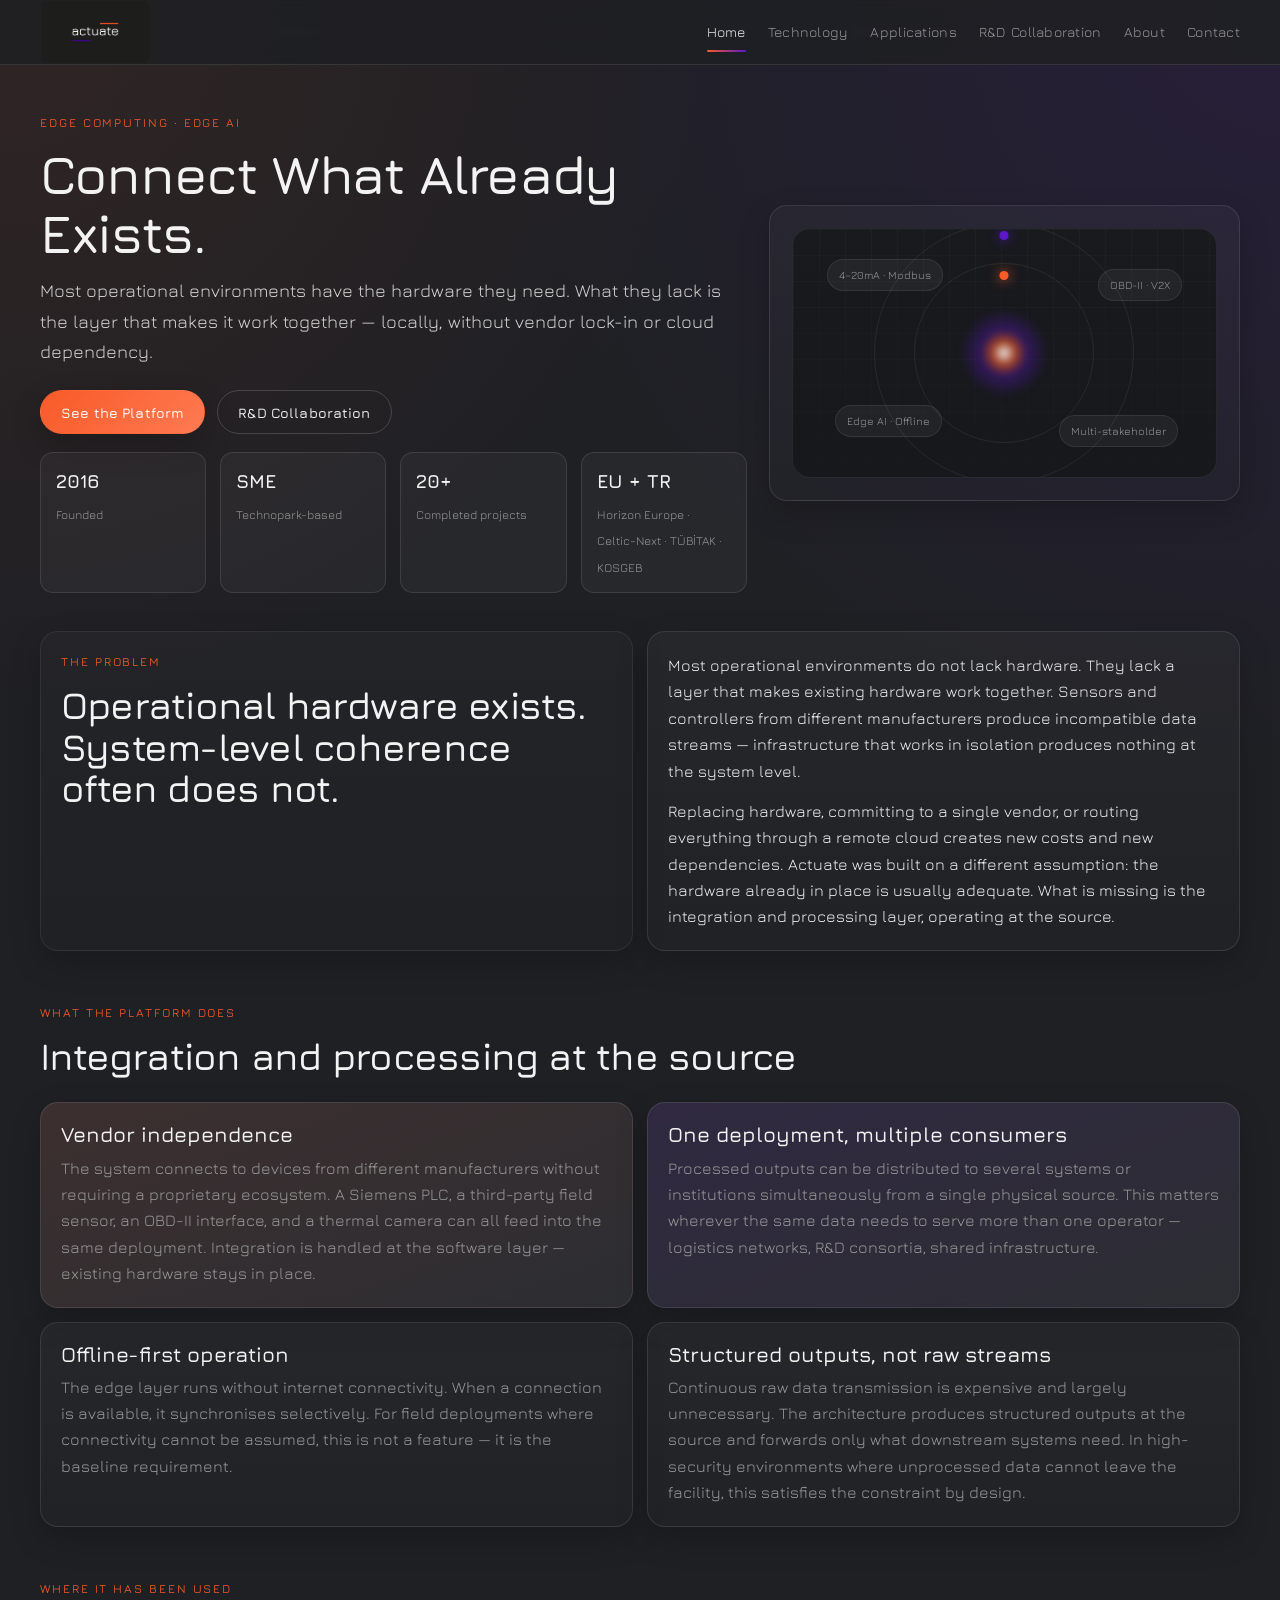
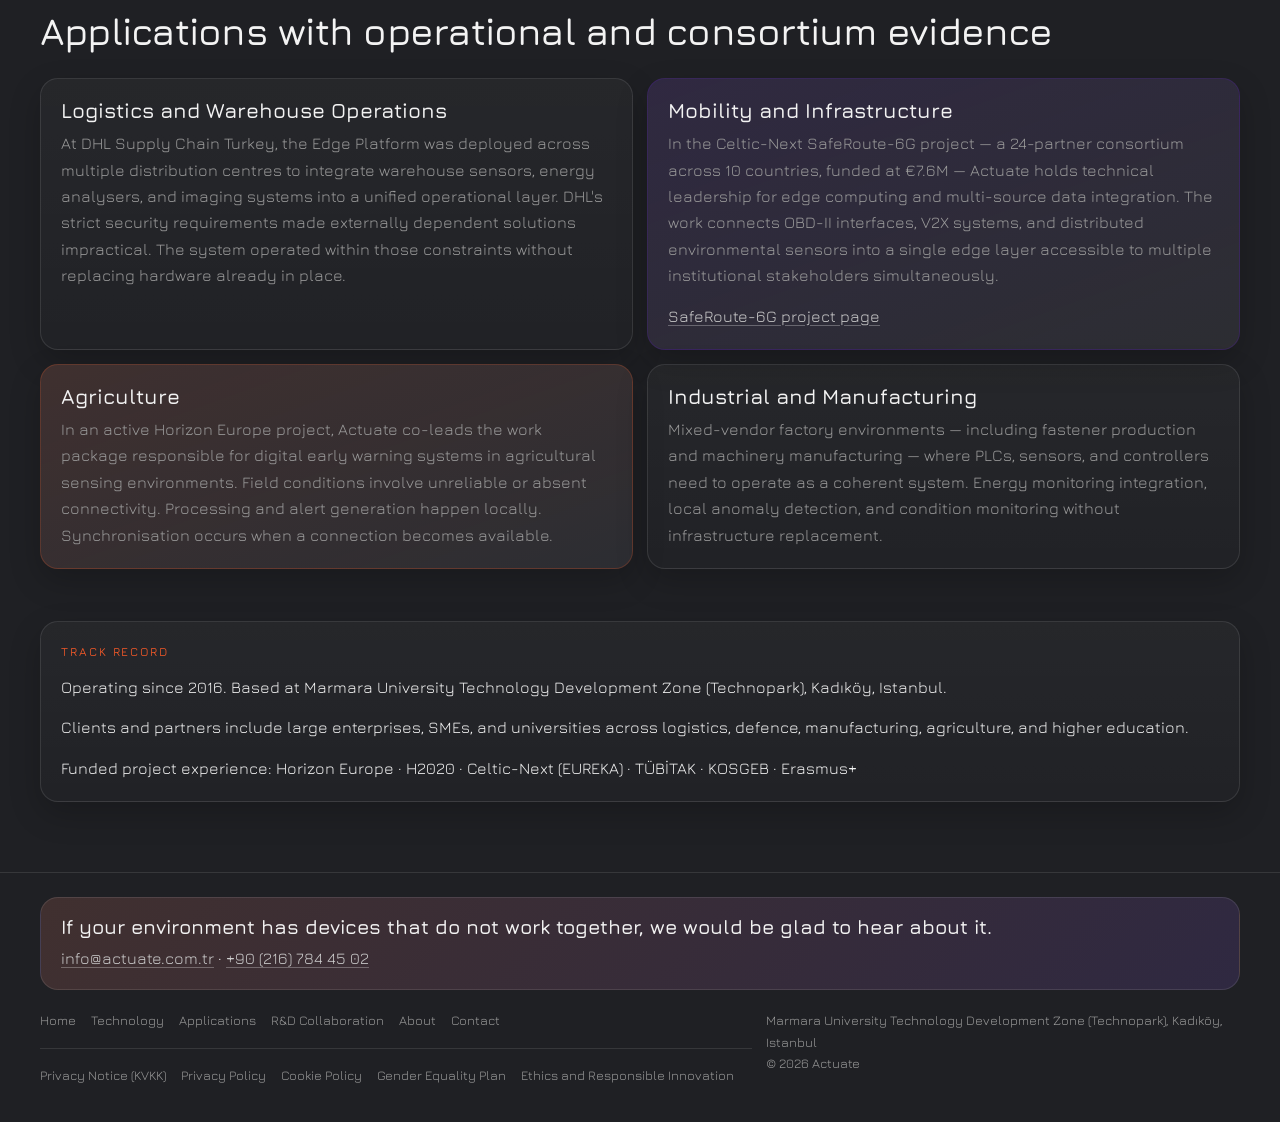
<file: index.html>
<!doctype html>
<html lang="en">
<head>
  <meta charset="utf-8">
  <meta name="viewport" content="width=device-width, initial-scale=1">
  <title>Actuate | Edge Computing & Edge AI Platform</title>
  <meta name="description" content="Hardware- and platform-agnostic edge computing and edge AI. Connects heterogeneous sensors, processes data locally, no cloud dependency.">
  <link rel="preconnect" href="https://fonts.googleapis.com">
  <link rel="preconnect" href="https://fonts.gstatic.com" crossorigin>
  <link rel="stylesheet" href="css/style.css">
</head>
<body>
  <header class="site-header">
    <div class="container nav-wrap">
      <a class="brand" href="index.html"><img src="assets/images/logo-dark.jpg" alt="Actuate"></a>
      <nav class="main-nav">
        <a href="index.html" class="active">Home</a>
        <a href="technology.html">Technology</a>
        <a href="applications.html">Applications</a>
        <a href="rd-collaboration.html">R&D Collaboration</a>
        <a href="about.html">About</a>
        <a href="contact.html">Contact</a>
      </nav>
    </div>
  </header>
  <main>

<section class="hero">
  <div class="container hero-grid hero-home">
    <div>
      <div class="eyebrow">Edge Computing · Edge AI</div>
      <h1>Connect What Already Exists.</h1>
      <p class="lead">Most operational environments have the hardware they need. What they lack is the layer that makes it work together — locally, without vendor lock-in or cloud dependency.</p>
      <div class="cta-row">
        <a class="btn btn-primary" href="technology.html">See the Platform</a>
        <a class="btn btn-secondary" href="rd-collaboration.html">R&D Collaboration</a>
      </div>
      <div class="evidence-strip">
        <div class="evidence-item"><strong>2016</strong><span>Founded</span></div>
        <div class="evidence-item"><strong>SME</strong><span>Technopark-based</span></div>
        <div class="evidence-item"><strong>20+</strong><span>Completed projects</span></div>
        <div class="evidence-item"><strong>EU + TR</strong><span>Horizon Europe · Celtic-Next · TÜBİTAK · KOSGEB</span></div>
      </div>
    </div>
    <aside class="hero-panel">
      <div class="visual-frame">
        <div class="visual-grid"></div>
        <div class="glow-core"></div>
        <div class="orbit one"><div class="orbit-dot"></div></div>
        <div class="orbit two"><div class="orbit-dot"></div></div>
        <span class="visual-chip one">4–20mA · Modbus</span>
        <span class="visual-chip two">OBD-II · V2X</span>
        <span class="visual-chip three">Edge AI · Offline</span>
        <span class="visual-chip four">Multi-stakeholder</span>
      </div>
    </aside>
  </div>
</section>

<section class="section section-tight">
  <div class="container grid-2">
    <section class="panel panel-muted">
      <div class="eyebrow">The problem</div>
      <h2>Operational hardware exists. System-level coherence often does not.</h2>
    </section>
    <section class="panel">
      <p>Most operational environments do not lack hardware. They lack a layer that makes existing hardware work together. Sensors and controllers from different manufacturers produce incompatible data streams — infrastructure that works in isolation produces nothing at the system level.</p>
      <p>Replacing hardware, committing to a single vendor, or routing everything through a remote cloud creates new costs and new dependencies. Actuate was built on a different assumption: the hardware already in place is usually adequate. What is missing is the integration and processing layer, operating at the source.</p>
    </section>
  </div>
</section>

<section class="section">
  <div class="container">
    <div class="section-head">
      <div>
        <div class="eyebrow">What the platform does</div>
        <h2>Integration and processing at the source</h2>
      </div>
    </div>
    <div class="feature-grid">
      <article class="card card-accent">
        <h3>Vendor independence</h3>
        <p>The system connects to devices from different manufacturers without requiring a proprietary ecosystem. A Siemens PLC, a third-party field sensor, an OBD-II interface, and a thermal camera can all feed into the same deployment. Integration is handled at the software layer — existing hardware stays in place.</p>
      </article>
      <article class="card card-accent-2">
        <h3>One deployment, multiple consumers</h3>
        <p>Processed outputs can be distributed to several systems or institutions simultaneously from a single physical source. This matters wherever the same data needs to serve more than one operator — logistics networks, R&D consortia, shared infrastructure.</p>
      </article>
      <article class="card">
        <h3>Offline-first operation</h3>
        <p>The edge layer runs without internet connectivity. When a connection is available, it synchronises selectively. For field deployments where connectivity cannot be assumed, this is not a feature — it is the baseline requirement.</p>
      </article>
      <article class="card">
        <h3>Structured outputs, not raw streams</h3>
        <p>Continuous raw data transmission is expensive and largely unnecessary. The architecture produces structured outputs at the source and forwards only what downstream systems need. In high-security environments where unprocessed data cannot leave the facility, this satisfies the constraint by design.</p>
      </article>
    </div>
  </div>
</section>

<section class="section">
  <div class="container">
    <div class="section-head">
      <div>
        <div class="eyebrow">Where it has been used</div>
        <h2>Applications with operational and consortium evidence</h2>
      </div>
    </div>
    <div class="applications-grid">
      <article class="card">
        <h3>Logistics and Warehouse Operations</h3>
        <p>At DHL Supply Chain Turkey, the Edge Platform was deployed across multiple distribution centres to integrate warehouse sensors, energy analysers, and imaging systems into a unified operational layer. DHL's strict security requirements made externally dependent solutions impractical. The system operated within those constraints without replacing hardware already in place.</p>
      </article>
      <article class="card app-emphasis-purple">
        <h3>Mobility and Infrastructure</h3>
        <p>In the Celtic-Next SafeRoute-6G project — a 24-partner consortium across 10 countries, funded at €7.6M — Actuate holds technical leadership for edge computing and multi-source data integration. The work connects OBD-II interfaces, V2X systems, and distributed environmental sensors into a single edge layer accessible to multiple institutional stakeholders simultaneously.</p>
        <p><a class="inline-link" href="https://www.celticnext.eu/project-saferoute-6g/" target="_blank" rel="noopener">SafeRoute-6G project page</a></p>
      </article>
      <article class="card app-emphasis">
        <h3>Agriculture</h3>
        <p>In an active Horizon Europe project, Actuate co-leads the work package responsible for digital early warning systems in agricultural sensing environments. Field conditions involve unreliable or absent connectivity. Processing and alert generation happen locally. Synchronisation occurs when a connection becomes available.</p>
      </article>
      <article class="card">
        <h3>Industrial and Manufacturing</h3>
        <p>Mixed-vendor factory environments — including fastener production and machinery manufacturing — where PLCs, sensors, and controllers need to operate as a coherent system. Energy monitoring integration, local anomaly detection, and condition monitoring without infrastructure replacement.</p>
      </article>
    </div>
  </div>
</section>

<section class="section">
  <div class="container panel">
    <div class="eyebrow">Track record</div>
    <p>Operating since 2016. Based at Marmara University Technology Development Zone (Technopark), Kadıköy, Istanbul.</p>
    <p>Clients and partners include large enterprises, SMEs, and universities across logistics, defence, manufacturing, agriculture, and higher education.</p>
    <p>Funded project experience: Horizon Europe · H2020 · Celtic-Next (EUREKA) · TÜBİTAK · KOSGEB · Erasmus+</p>
  </div>
</section>

  </main>

<footer class="site-footer">
  <div class="container">
    <div class="footer-top-cta">
      <h3>If your environment has devices that do not work together, we would be glad to hear about it.</h3>
      <p><a class="inline-link" href="mailto:info@actuate.com.tr">info@actuate.com.tr</a> · <a class="inline-link" href="tel:+902167844502">+90 (216) 784 45 02</a></p>
    </div>
    <div class="footer-grid">
      <div>
        <div class="footer-nav"><a href="index.html">Home</a><a href="technology.html">Technology</a><a href="applications.html">Applications</a><a href="rd-collaboration.html">R&D Collaboration</a><a href="about.html">About</a><a href="contact.html">Contact</a></div>
        <hr class="sep">
        <div class="footer-legal"><a href="privacy-notice-kvkk.html">Privacy Notice (KVKK)</a><a href="privacy-policy.html">Privacy Policy</a><a href="cookie-policy.html">Cookie Policy</a><a href="gender-equality-plan.html">Gender Equality Plan</a><a href="ethics-and-responsible-innovation.html">Ethics and Responsible Innovation</a></div>
      </div>
      <div class="small">
        Marmara University Technology Development Zone (Technopark), Kadıköy, Istanbul<br>
        © <span data-year></span> Actuate
      </div>
    </div>
  </div>
</footer>
  <script src="js/main.js"></script>
</body>
</html>
</file>
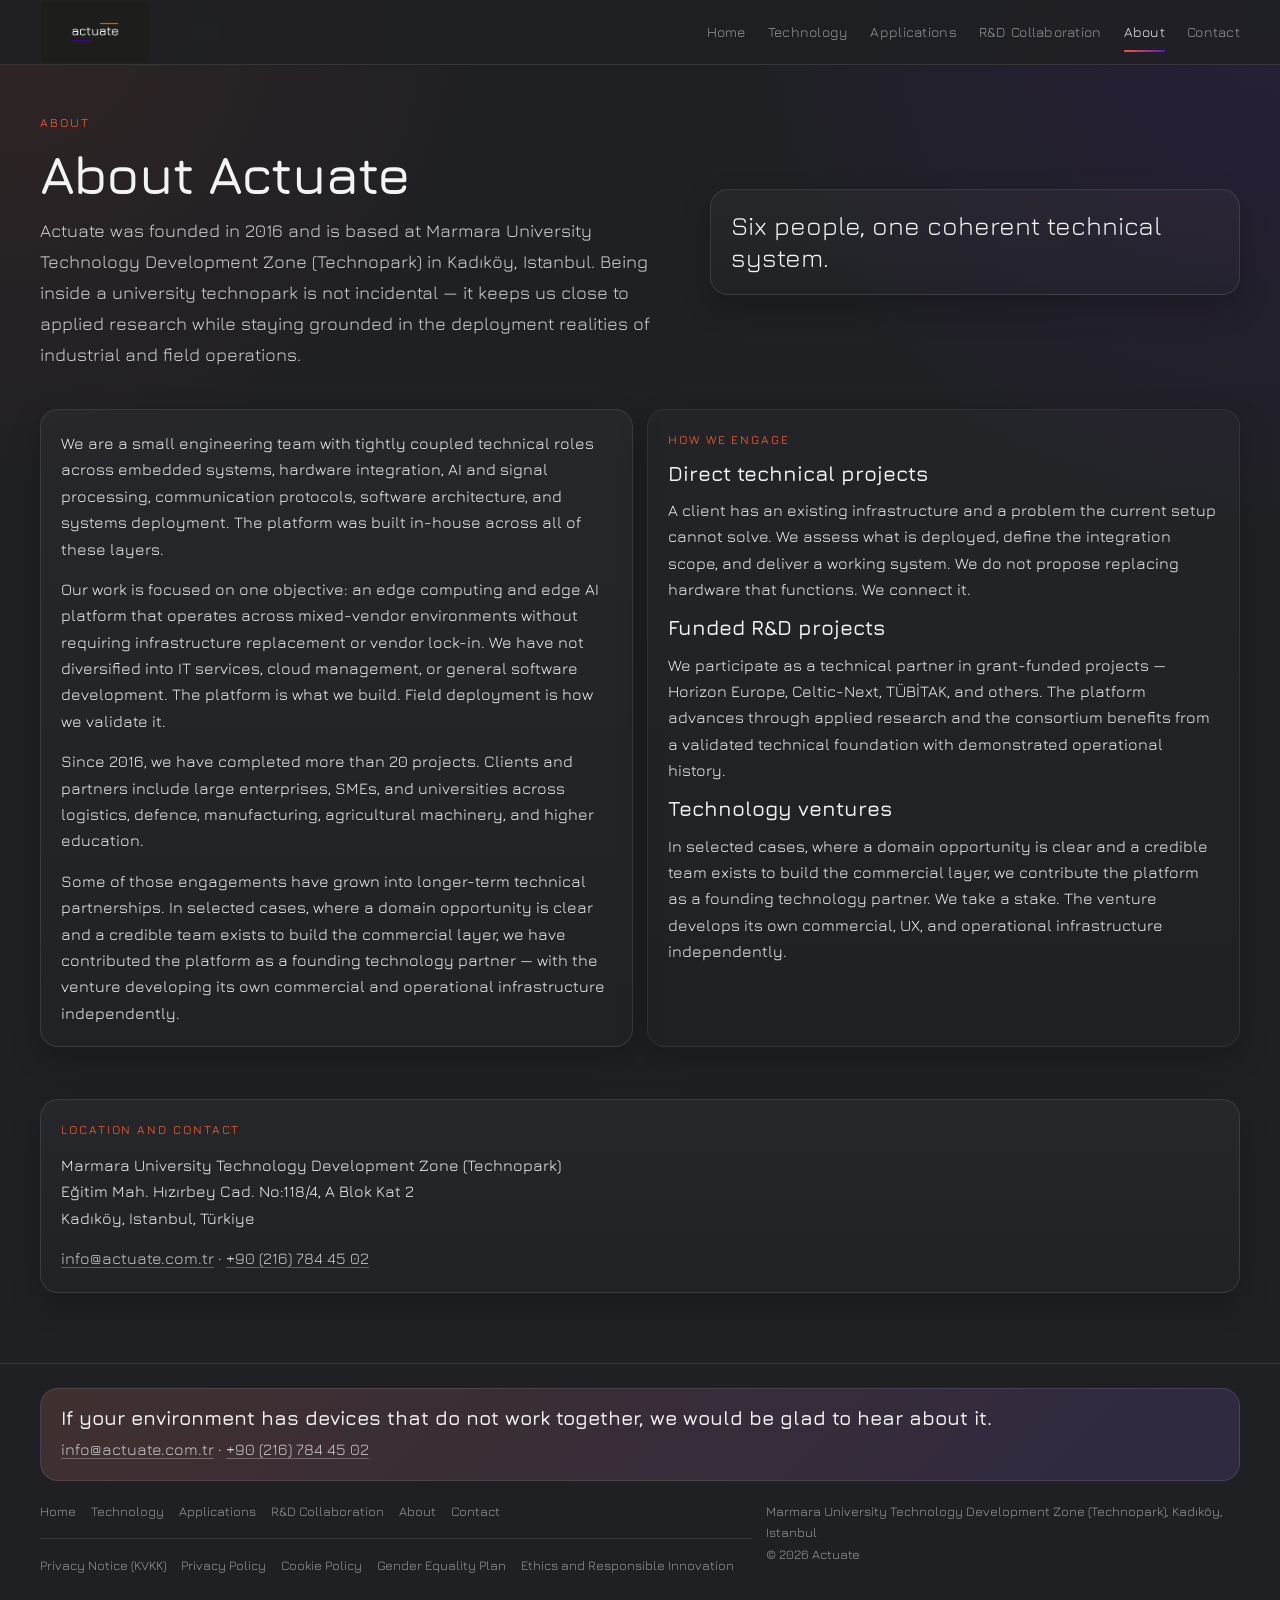
<file: about.html>
<!doctype html>
<html lang="en">
<head>
  <meta charset="utf-8">
  <meta name="viewport" content="width=device-width, initial-scale=1">
  <title>Actuate | About</title>
  <meta name="description" content="About Actuate — edge computing and edge AI platform, founded 2016, Marmara University Technopark, Istanbul.">
  <link rel="preconnect" href="https://fonts.googleapis.com">
  <link rel="preconnect" href="https://fonts.gstatic.com" crossorigin>
  <link rel="stylesheet" href="css/style.css">
</head>
<body>
  <header class="site-header">
    <div class="container nav-wrap">
      <a class="brand" href="index.html"><img src="assets/images/logo-dark.jpg" alt="Actuate"></a>
      <nav class="main-nav">
        <a href="index.html">Home</a>
        <a href="technology.html">Technology</a>
        <a href="applications.html">Applications</a>
        <a href="rd-collaboration.html">R&D Collaboration</a>
        <a href="about.html" class="active">About</a>
        <a href="contact.html">Contact</a>
      </nav>
    </div>
  </header>
  <main>

<section class="hero">
  <div class="container hero-grid hero-generic">
    <div>
      <div class="eyebrow">About</div>
      <h1>About Actuate</h1>
      <p class="lead">Actuate was founded in 2016 and is based at Marmara University Technology Development Zone (Technopark) in Kadıköy, Istanbul. Being inside a university technopark is not incidental — it keeps us close to applied research while staying grounded in the deployment realities of industrial and field operations.</p>
    </div>
    <aside class="quote-card">
      <blockquote>Six people, one coherent technical system.</blockquote>
    </aside>
  </div>
</section>

<section class="section section-tight">
  <div class="container grid-2">
    <section class="panel">
      <p>We are a small engineering team with tightly coupled technical roles across embedded systems, hardware integration, AI and signal processing, communication protocols, software architecture, and systems deployment. The platform was built in-house across all of these layers.</p>
      <p>Our work is focused on one objective: an edge computing and edge AI platform that operates across mixed-vendor environments without requiring infrastructure replacement or vendor lock-in. We have not diversified into IT services, cloud management, or general software development. The platform is what we build. Field deployment is how we validate it.</p>
      <p>Since 2016, we have completed more than 20 projects. Clients and partners include large enterprises, SMEs, and universities across logistics, defence, manufacturing, agricultural machinery, and higher education.</p>
      <p>Some of those engagements have grown into longer-term technical partnerships. In selected cases, where a domain opportunity is clear and a credible team exists to build the commercial layer, we have contributed the platform as a founding technology partner — with the venture developing its own commercial and operational infrastructure independently.</p>
    </section>
    <section class="panel panel-muted">
      <div class="eyebrow">How we engage</div>
      <h3>Direct technical projects</h3>
      <p>A client has an existing infrastructure and a problem the current setup cannot solve. We assess what is deployed, define the integration scope, and deliver a working system. We do not propose replacing hardware that functions. We connect it.</p>
      <h3>Funded R&amp;D projects</h3>
      <p>We participate as a technical partner in grant-funded projects — Horizon Europe, Celtic-Next, TÜBİTAK, and others. The platform advances through applied research and the consortium benefits from a validated technical foundation with demonstrated operational history.</p>
      <h3>Technology ventures</h3>
      <p>In selected cases, where a domain opportunity is clear and a credible team exists to build the commercial layer, we contribute the platform as a founding technology partner. We take a stake. The venture develops its own commercial, UX, and operational infrastructure independently.</p>
    </section>
  </div>
</section>

<section class="section">
  <div class="container panel">
    <div class="eyebrow">Location and contact</div>
    <p>Marmara University Technology Development Zone (Technopark)<br>
    Eğitim Mah. Hızırbey Cad. No:118/4, A Blok Kat 2<br>
    Kadıköy, Istanbul, Türkiye</p>
    <p><a class="inline-link" href="mailto:info@actuate.com.tr">info@actuate.com.tr</a> · <a class="inline-link" href="tel:+902167844502">+90 (216) 784 45 02</a></p>
  </div>
</section>

  </main>

<footer class="site-footer">
  <div class="container">
    <div class="footer-top-cta">
      <h3>If your environment has devices that do not work together, we would be glad to hear about it.</h3>
      <p><a class="inline-link" href="mailto:info@actuate.com.tr">info@actuate.com.tr</a> · <a class="inline-link" href="tel:+902167844502">+90 (216) 784 45 02</a></p>
    </div>
    <div class="footer-grid">
      <div>
        <div class="footer-nav"><a href="index.html">Home</a><a href="technology.html">Technology</a><a href="applications.html">Applications</a><a href="rd-collaboration.html">R&D Collaboration</a><a href="about.html">About</a><a href="contact.html">Contact</a></div>
        <hr class="sep">
        <div class="footer-legal"><a href="privacy-notice-kvkk.html">Privacy Notice (KVKK)</a><a href="privacy-policy.html">Privacy Policy</a><a href="cookie-policy.html">Cookie Policy</a><a href="gender-equality-plan.html">Gender Equality Plan</a><a href="ethics-and-responsible-innovation.html">Ethics and Responsible Innovation</a></div>
      </div>
      <div class="small">Marmara University Technology Development Zone (Technopark), Kadıköy, Istanbul<br>© <span data-year></span> Actuate</div>
    </div>
  </div>
</footer>
  <script src="js/main.js"></script>
</body>
</html>
</file>
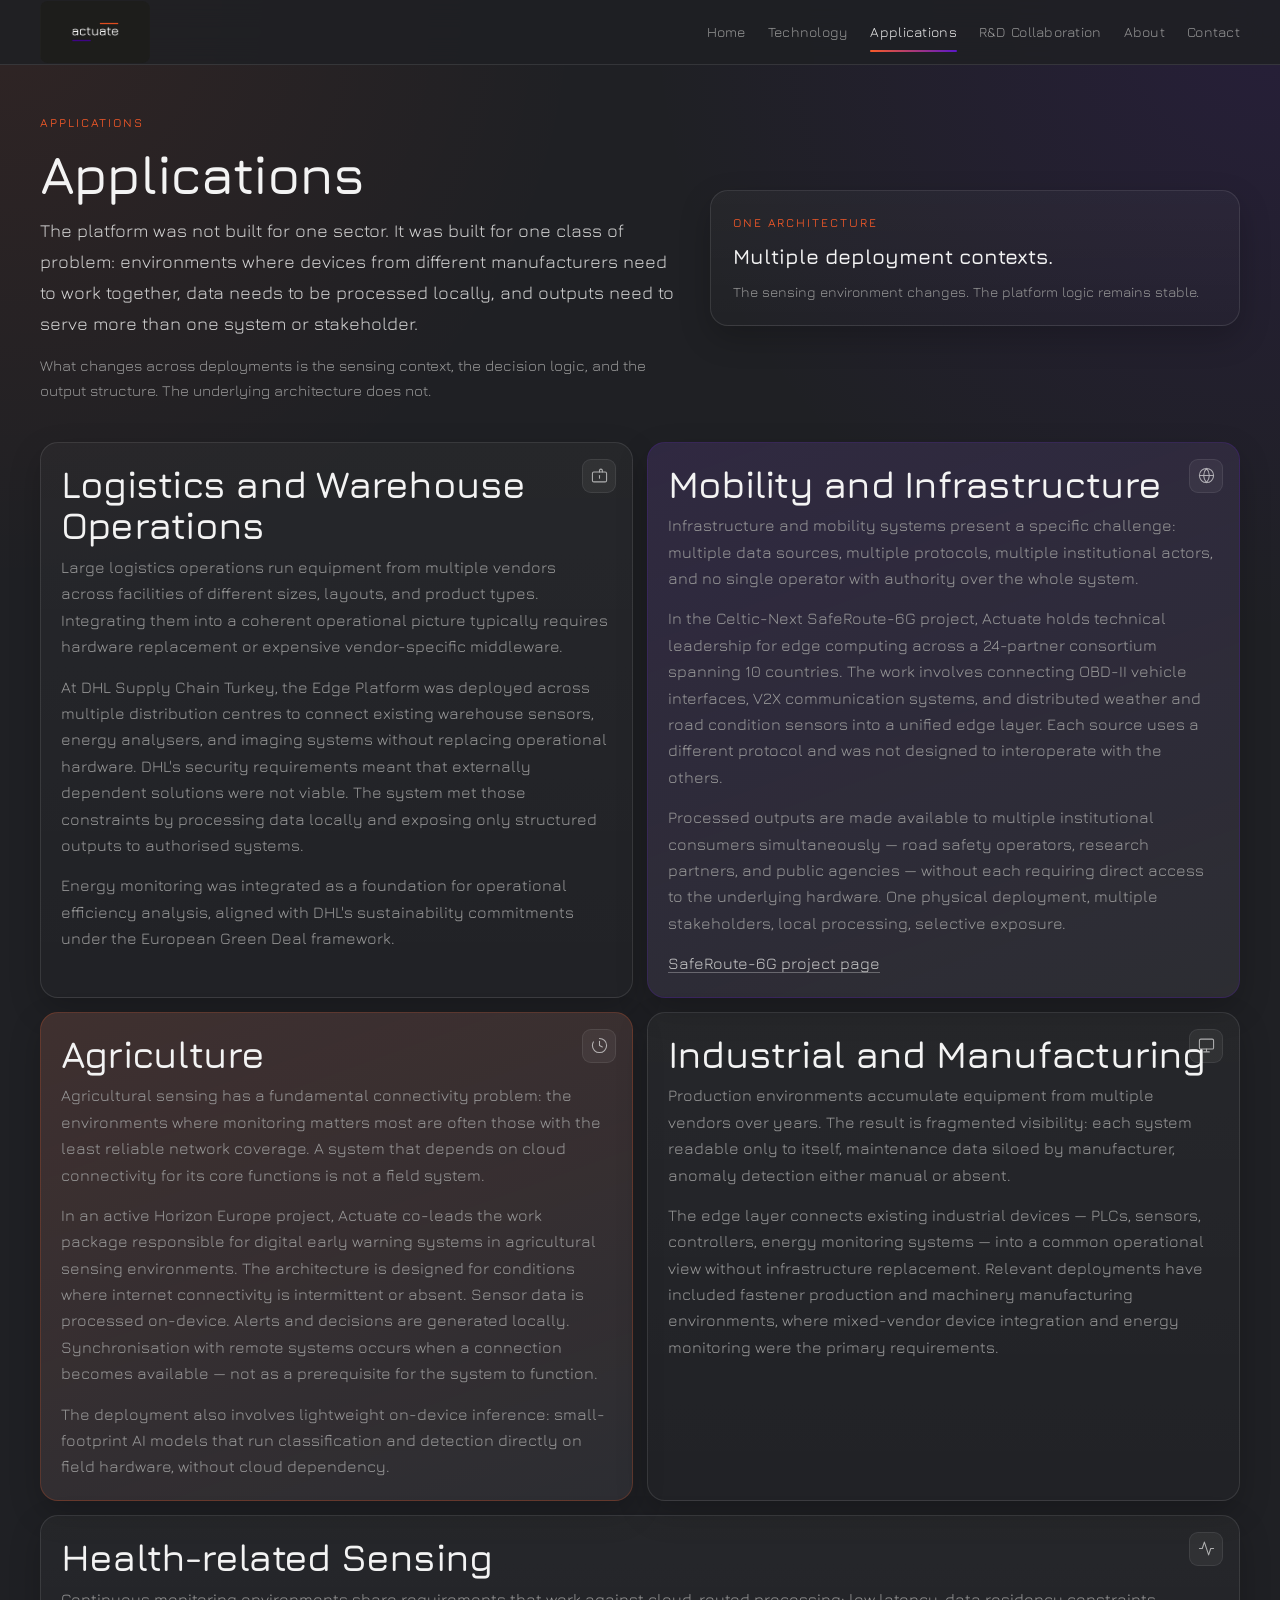
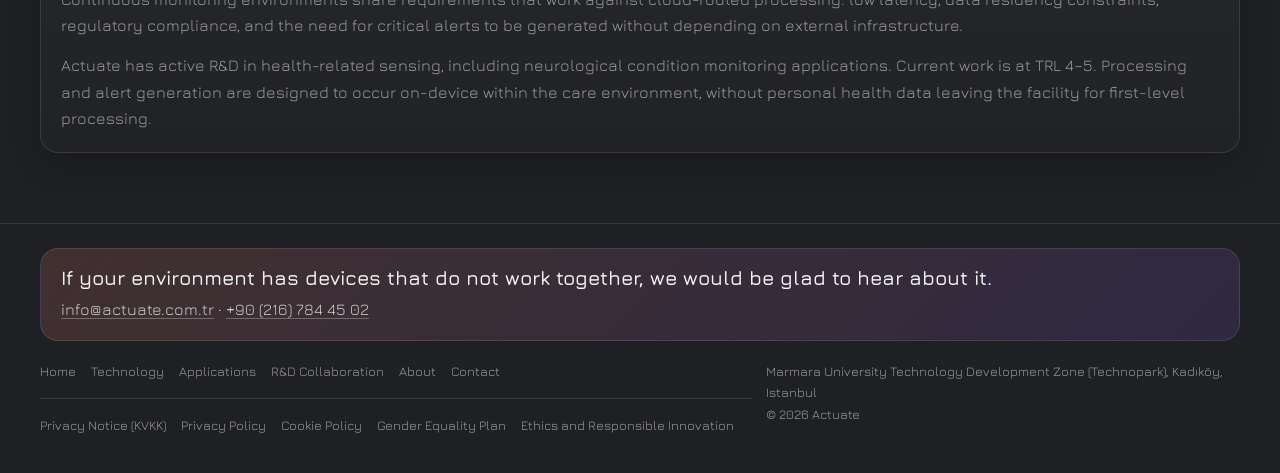
<file: applications.html>
<!doctype html>
<html lang="en">
<head>
  <meta charset="utf-8">
  <meta name="viewport" content="width=device-width, initial-scale=1">
  <title>Actuate | Applications</title>
  <meta name="description" content="Deployment contexts for Actuate's Edge Platform — logistics, mobility, agriculture, industrial, health.">
  <link rel="preconnect" href="https://fonts.googleapis.com">
  <link rel="preconnect" href="https://fonts.gstatic.com" crossorigin>
  <link rel="stylesheet" href="css/style.css">
</head>
<body>
  <header class="site-header">
    <div class="container nav-wrap">
      <a class="brand" href="index.html"><img src="assets/images/logo-dark.jpg" alt="Actuate"></a>
      <nav class="main-nav">
        <a href="index.html">Home</a>
        <a href="technology.html">Technology</a>
        <a href="applications.html" class="active">Applications</a>
        <a href="rd-collaboration.html">R&D Collaboration</a>
        <a href="about.html">About</a>
        <a href="contact.html">Contact</a>
      </nav>
    </div>
  </header>
  <main>

<section class="hero">
  <div class="container hero-grid hero-generic">
    <div>
      <div class="eyebrow">Applications</div>
      <h1>Applications</h1>
      <p class="lead">The platform was not built for one sector. It was built for one class of problem: environments where devices from different manufacturers need to work together, data needs to be processed locally, and outputs need to serve more than one system or stakeholder.</p>
      <p style="color:var(--muted);font-size:15px">What changes across deployments is the sensing context, the decision logic, and the output structure. The underlying architecture does not.</p>
    </div>
    <aside class="hero-panel">
      <div class="eyebrow">One architecture</div>
      <h3>Multiple deployment contexts.</h3>
      <p style="color:var(--muted);font-size:14px;margin:0">The sensing environment changes. The platform logic remains stable.</p>
    </aside>
  </div>
</section>

<section class="section section-tight">
  <div class="container applications-grid">

    <article class="card">
      <div class="card-icon">
        <svg viewBox="0 0 24 24" fill="none" stroke="currentColor" stroke-width="1.5" stroke-linecap="round" stroke-linejoin="round"><rect x="2" y="7" width="20" height="14" rx="2"/><path d="M16 7V5a2 2 0 0 0-4 0v2"/><line x1="12" y1="12" x2="12" y2="16"/></svg>
      </div>
      <h2>Logistics and Warehouse Operations</h2>
      <p>Large logistics operations run equipment from multiple vendors across facilities of different sizes, layouts, and product types. Integrating them into a coherent operational picture typically requires hardware replacement or expensive vendor-specific middleware.</p>
      <p>At DHL Supply Chain Turkey, the Edge Platform was deployed across multiple distribution centres to connect existing warehouse sensors, energy analysers, and imaging systems without replacing operational hardware. DHL's security requirements meant that externally dependent solutions were not viable. The system met those constraints by processing data locally and exposing only structured outputs to authorised systems.</p>
      <p>Energy monitoring was integrated as a foundation for operational efficiency analysis, aligned with DHL's sustainability commitments under the European Green Deal framework.</p>
    </article>

    <article class="card app-emphasis-purple">
      <div class="card-icon">
        <svg viewBox="0 0 24 24" fill="none" stroke="currentColor" stroke-width="1.5" stroke-linecap="round" stroke-linejoin="round"><circle cx="12" cy="12" r="10"/><path d="M2 12h20M12 2a15.3 15.3 0 0 1 4 10 15.3 15.3 0 0 1-4 10 15.3 15.3 0 0 1-4-10 15.3 15.3 0 0 1 4-10z"/></svg>
      </div>
      <h2>Mobility and Infrastructure</h2>
      <p>Infrastructure and mobility systems present a specific challenge: multiple data sources, multiple protocols, multiple institutional actors, and no single operator with authority over the whole system.</p>
      <p>In the Celtic-Next SafeRoute-6G project, Actuate holds technical leadership for edge computing across a 24-partner consortium spanning 10 countries. The work involves connecting OBD-II vehicle interfaces, V2X communication systems, and distributed weather and road condition sensors into a unified edge layer. Each source uses a different protocol and was not designed to interoperate with the others.</p>
      <p>Processed outputs are made available to multiple institutional consumers simultaneously — road safety operators, research partners, and public agencies — without each requiring direct access to the underlying hardware. One physical deployment, multiple stakeholders, local processing, selective exposure.</p>
      <p><a class="inline-link" href="https://www.celticnext.eu/project-saferoute-6g/" target="_blank" rel="noopener">SafeRoute-6G project page</a></p>
    </article>

    <article class="card app-emphasis">
      <div class="card-icon">
        <svg viewBox="0 0 24 24" fill="none" stroke="currentColor" stroke-width="1.5" stroke-linecap="round" stroke-linejoin="round"><path d="M12 2a10 10 0 0 1 10 10c0 5.52-4.48 10-10 10S2 17.52 2 12c0-1.85.5-3.58 1.38-5.06"/><path d="M12 6v6l4 2"/></svg>
      </div>
      <h2>Agriculture</h2>
      <p>Agricultural sensing has a fundamental connectivity problem: the environments where monitoring matters most are often those with the least reliable network coverage. A system that depends on cloud connectivity for its core functions is not a field system.</p>
      <p>In an active Horizon Europe project, Actuate co-leads the work package responsible for digital early warning systems in agricultural sensing environments. The architecture is designed for conditions where internet connectivity is intermittent or absent. Sensor data is processed on-device. Alerts and decisions are generated locally. Synchronisation with remote systems occurs when a connection becomes available — not as a prerequisite for the system to function.</p>
      <p>The deployment also involves lightweight on-device inference: small-footprint AI models that run classification and detection directly on field hardware, without cloud dependency.</p>
    </article>

    <article class="card">
      <div class="card-icon">
        <svg viewBox="0 0 24 24" fill="none" stroke="currentColor" stroke-width="1.5" stroke-linecap="round" stroke-linejoin="round"><rect x="2" y="3" width="20" height="14" rx="2"/><path d="M8 21h8M12 17v4"/></svg>
      </div>
      <h2>Industrial and Manufacturing</h2>
      <p>Production environments accumulate equipment from multiple vendors over years. The result is fragmented visibility: each system readable only to itself, maintenance data siloed by manufacturer, anomaly detection either manual or absent.</p>
      <p>The edge layer connects existing industrial devices — PLCs, sensors, controllers, energy monitoring systems — into a common operational view without infrastructure replacement. Relevant deployments have included fastener production and machinery manufacturing environments, where mixed-vendor device integration and energy monitoring were the primary requirements.</p>
    </article>

    <article class="card" style="grid-column:1/-1">
      <div class="card-icon">
        <svg viewBox="0 0 24 24" fill="none" stroke="currentColor" stroke-width="1.5" stroke-linecap="round" stroke-linejoin="round"><path d="M22 12h-4l-3 9L9 3l-3 9H2"/></svg>
      </div>
      <h2>Health-related Sensing</h2>
      <p>Continuous monitoring environments share requirements that work against cloud-routed processing: low latency, data residency constraints, regulatory compliance, and the need for critical alerts to be generated without depending on external infrastructure.</p>
      <p>Actuate has active R&D in health-related sensing, including neurological condition monitoring applications. Current work is at TRL 4–5. Processing and alert generation are designed to occur on-device within the care environment, without personal health data leaving the facility for first-level processing.</p>
    </article>

  </div>
</section>

  </main>

<footer class="site-footer">
  <div class="container">
    <div class="footer-top-cta">
      <h3>If your environment has devices that do not work together, we would be glad to hear about it.</h3>
      <p><a class="inline-link" href="mailto:info@actuate.com.tr">info@actuate.com.tr</a> · <a class="inline-link" href="tel:+902167844502">+90 (216) 784 45 02</a></p>
    </div>
    <div class="footer-grid">
      <div>
        <div class="footer-nav"><a href="index.html">Home</a><a href="technology.html">Technology</a><a href="applications.html">Applications</a><a href="rd-collaboration.html">R&D Collaboration</a><a href="about.html">About</a><a href="contact.html">Contact</a></div>
        <hr class="sep">
        <div class="footer-legal"><a href="privacy-notice-kvkk.html">Privacy Notice (KVKK)</a><a href="privacy-policy.html">Privacy Policy</a><a href="cookie-policy.html">Cookie Policy</a><a href="gender-equality-plan.html">Gender Equality Plan</a><a href="ethics-and-responsible-innovation.html">Ethics and Responsible Innovation</a></div>
      </div>
      <div class="small">Marmara University Technology Development Zone (Technopark), Kadıköy, Istanbul<br>© <span data-year></span> Actuate</div>
    </div>
  </div>
</footer>
  <script src="js/main.js"></script>
</body>
</html>
</file>
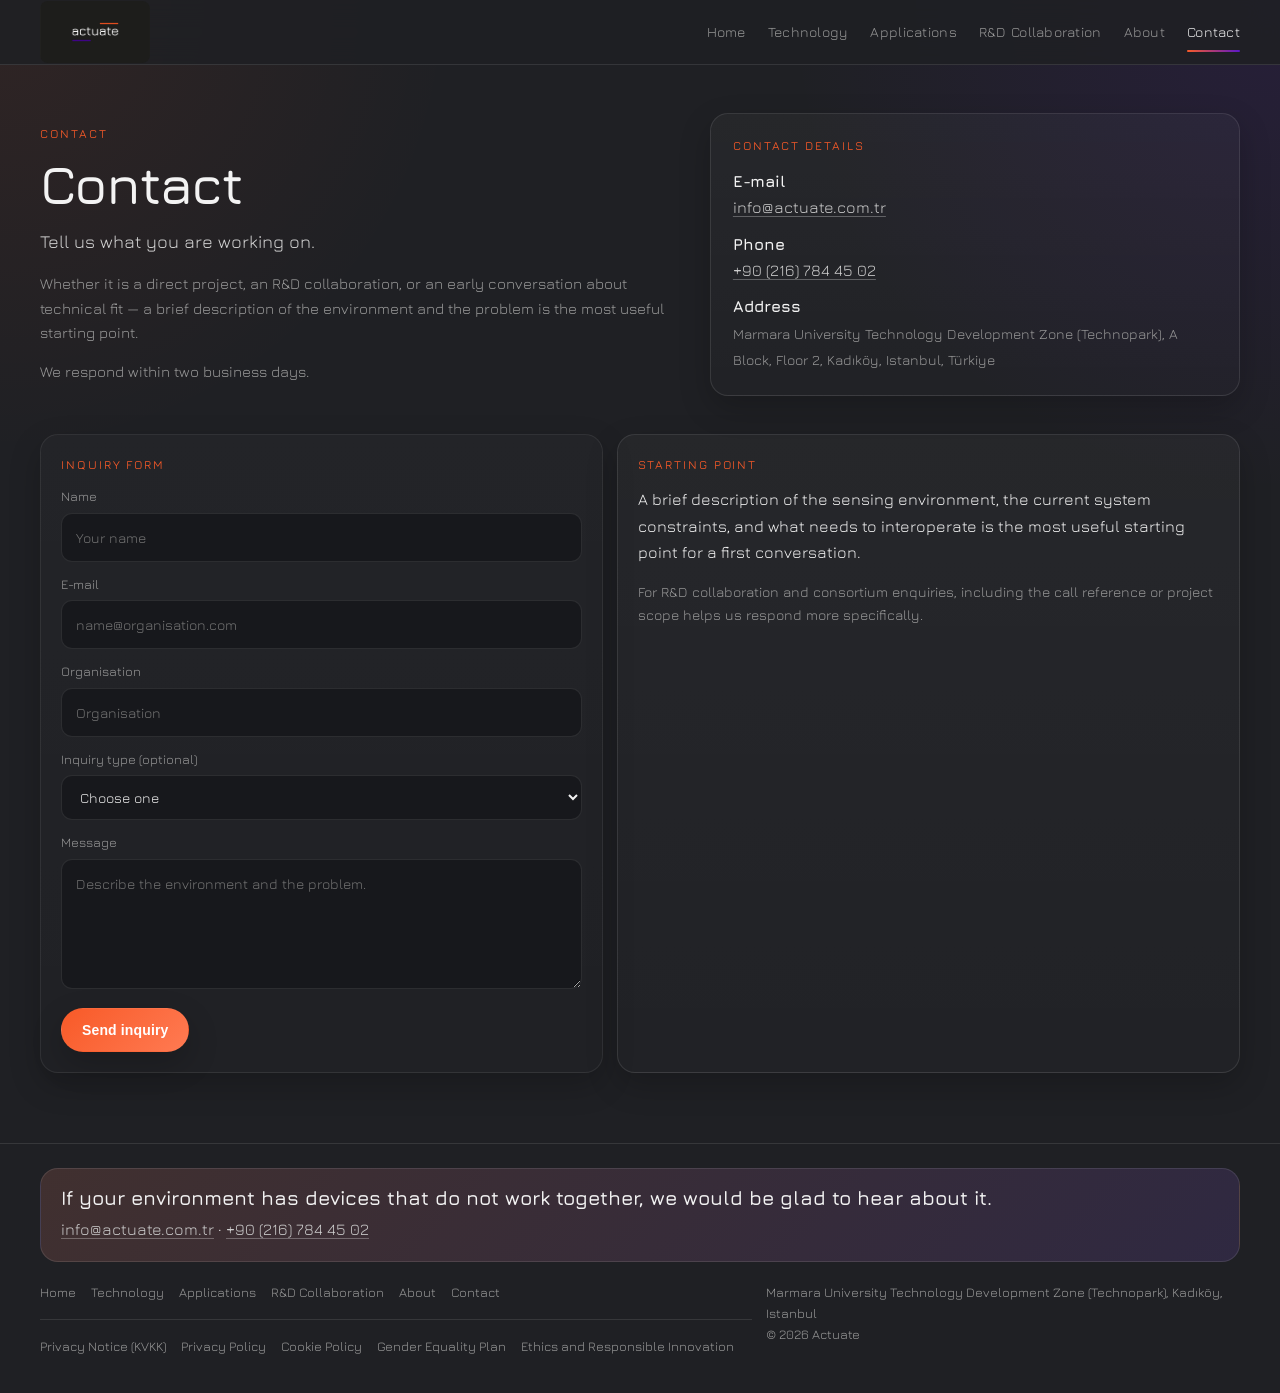
<file: contact.html>
<!doctype html>
<html lang="en">
<head>
  <meta charset="utf-8">
  <meta name="viewport" content="width=device-width, initial-scale=1">
  <title>Actuate | Contact</title>
  <meta name="description" content="Contact Actuate — edge computing and edge AI platform.">
  <link rel="preconnect" href="https://fonts.googleapis.com">
  <link rel="preconnect" href="https://fonts.gstatic.com" crossorigin>
  <link rel="stylesheet" href="css/style.css">
</head>
<body>
  <header class="site-header">
    <div class="container nav-wrap">
      <a class="brand" href="index.html"><img src="assets/images/logo-dark.jpg" alt="Actuate"></a>
      <nav class="main-nav">
        <a href="index.html">Home</a>
        <a href="technology.html">Technology</a>
        <a href="applications.html">Applications</a>
        <a href="rd-collaboration.html">R&D Collaboration</a>
        <a href="about.html">About</a>
        <a href="contact.html" class="active">Contact</a>
      </nav>
    </div>
  </header>
  <main>

<section class="hero">
  <div class="container hero-grid hero-generic">
    <div>
      <div class="eyebrow">Contact</div>
      <h1>Contact</h1>
      <p class="lead">Tell us what you are working on.</p>
      <p style="color:var(--muted);font-size:15px">Whether it is a direct project, an R&amp;D collaboration, or an early conversation about technical fit — a brief description of the environment and the problem is the most useful starting point.</p>
      <p style="color:var(--muted);font-size:15px">We respond within two business days.</p>
    </div>
    <aside class="hero-panel">
      <div class="eyebrow">Contact details</div>
      <p style="margin-bottom:10px"><strong>E-mail</strong><br><a class="inline-link" href="mailto:info@actuate.com.tr">info@actuate.com.tr</a></p>
      <p style="margin-bottom:10px"><strong>Phone</strong><br><a class="inline-link" href="tel:+902167844502">+90 (216) 784 45 02</a></p>
      <p style="margin-bottom:0"><strong>Address</strong><br><span style="color:var(--muted);font-size:14px">Marmara University Technology Development Zone (Technopark), A Block, Floor 2, Kadıköy, Istanbul, Türkiye</span></p>
    </aside>
  </div>
</section>

<section class="section section-tight">
  <div class="container contact-grid">
    <section class="panel panel-muted">
      <div class="eyebrow">Inquiry form</div>
      <form class="form-grid">
        <div>
          <label for="name">Name</label>
          <input id="name" type="text" placeholder="Your name">
        </div>
        <div>
          <label for="email">E-mail</label>
          <input id="email" type="email" placeholder="name@organisation.com">
        </div>
        <div>
          <label for="org">Organisation</label>
          <input id="org" type="text" placeholder="Organisation">
        </div>
        <div>
          <label for="type">Inquiry type (optional)</label>
          <select id="type">
            <option value="" selected>Choose one</option>
            <option>Direct Project Inquiry</option>
            <option>R&amp;D Collaboration</option>
            <option>Consortium Opportunity</option>
            <option>Technical Fit Discussion</option>
          </select>
        </div>
        <div>
          <label for="message">Message</label>
          <textarea id="message" placeholder="Describe the environment and the problem."></textarea>
        </div>
        <div>
          <button class="btn btn-primary" type="button">Send inquiry</button>
        </div>
      </form>
    </section>
    <section class="panel">
      <div class="eyebrow">Starting point</div>
      <p>A brief description of the sensing environment, the current system constraints, and what needs to interoperate is the most useful starting point for a first conversation.</p>
      <p style="color:var(--muted);font-size:14px">For R&D collaboration and consortium enquiries, including the call reference or project scope helps us respond more specifically.</p>
    </section>
  </div>
</section>

  </main>

<footer class="site-footer">
  <div class="container">
    <div class="footer-top-cta">
      <h3>If your environment has devices that do not work together, we would be glad to hear about it.</h3>
      <p><a class="inline-link" href="mailto:info@actuate.com.tr">info@actuate.com.tr</a> · <a class="inline-link" href="tel:+902167844502">+90 (216) 784 45 02</a></p>
    </div>
    <div class="footer-grid">
      <div>
        <div class="footer-nav"><a href="index.html">Home</a><a href="technology.html">Technology</a><a href="applications.html">Applications</a><a href="rd-collaboration.html">R&D Collaboration</a><a href="about.html">About</a><a href="contact.html">Contact</a></div>
        <hr class="sep">
        <div class="footer-legal"><a href="privacy-notice-kvkk.html">Privacy Notice (KVKK)</a><a href="privacy-policy.html">Privacy Policy</a><a href="cookie-policy.html">Cookie Policy</a><a href="gender-equality-plan.html">Gender Equality Plan</a><a href="ethics-and-responsible-innovation.html">Ethics and Responsible Innovation</a></div>
      </div>
      <div class="small">Marmara University Technology Development Zone (Technopark), Kadıköy, Istanbul<br>© <span data-year></span> Actuate</div>
    </div>
  </div>
</footer>
  <script src="js/main.js"></script>
</body>
</html>
</file>
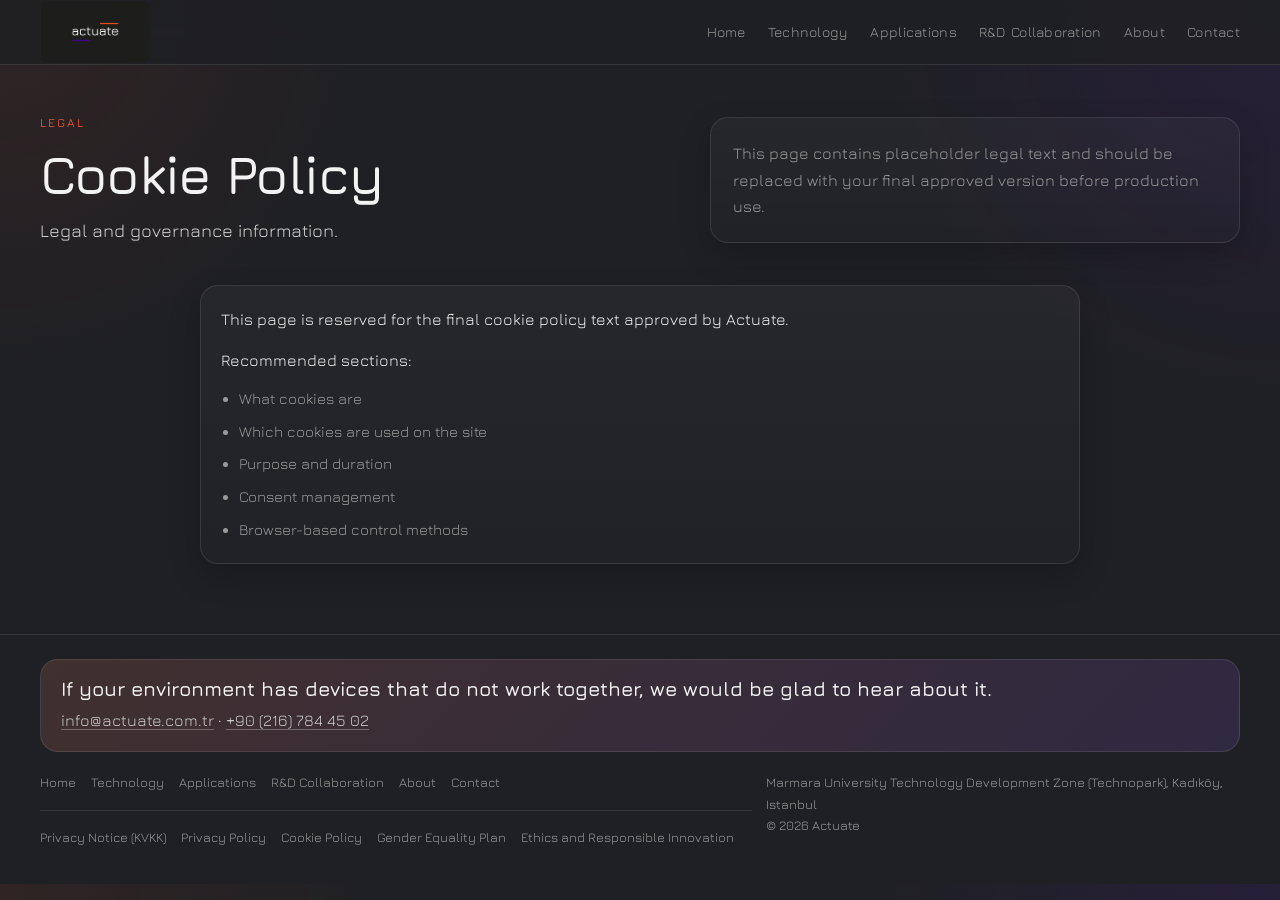
<file: cookie-policy.html>
<!doctype html>
<html lang="en">
<head>
  <meta charset="utf-8">
  <meta name="viewport" content="width=device-width, initial-scale=1">
  <title>Actuate | Cookie Policy</title>
  <meta name="description" content="Cookie Policy">
  <link rel="preconnect" href="https://fonts.googleapis.com">
  <link rel="preconnect" href="https://fonts.gstatic.com" crossorigin>
  <link rel="stylesheet" href="css/style.css">
</head>
<body>
  <header class="site-header">
    <div class="container nav-wrap">
      <a class="brand" href="index.html"><img src="assets/images/logo-dark.jpg" alt="Actuate"></a>
      <nav class="main-nav">
        <a href="index.html" class="">Home</a><a href="technology.html" class="">Technology</a><a href="applications.html" class="">Applications</a><a href="rd-collaboration.html" class="">R&D Collaboration</a><a href="about.html" class="">About</a><a href="contact.html" class="">Contact</a>
      </nav>
    </div>
  </header>
  <main>
    
<section class="hero">
  <div class="container hero-grid hero-generic">
    <div>
      <div class="eyebrow">Legal</div>
      <h1>Cookie Policy</h1>
      <p class="lead">Legal and governance information.</p>
    </div>
    <aside class="hero-panel">
      <p class="muted">This page contains placeholder legal text and should be replaced with your final approved version before production use.</p>
    </aside>
  </div>
</section>
<section class="section section-tight">
  <div class="container panel kv-only">
    
<p>This page is reserved for the final cookie policy text approved by Actuate.</p>
<p>Recommended sections:</p>
<ul class="list-clean">
  <li>What cookies are</li>
  <li>Which cookies are used on the site</li>
  <li>Purpose and duration</li>
  <li>Consent management</li>
  <li>Browser-based control methods</li>
</ul>

  </div>
</section>

  </main>
  
<footer class="site-footer">
  <div class="container">
    <div class="footer-top-cta">
      <h3>If your environment has devices that do not work together, we would be glad to hear about it.</h3>
      <p><a class="inline-link" href="mailto:info@actuate.com.tr">info@actuate.com.tr</a> · <a class="inline-link" href="tel:+902167844502">+90 (216) 784 45 02</a></p>
    </div>
    <div class="footer-grid">
      <div>
        <div class="footer-nav"><a href="index.html">Home</a><a href="technology.html">Technology</a><a href="applications.html">Applications</a><a href="rd-collaboration.html">R&D Collaboration</a><a href="about.html">About</a><a href="contact.html">Contact</a></div>
        <hr class="sep">
        <div class="footer-legal"><a href="privacy-notice-kvkk.html">Privacy Notice (KVKK)</a><a href="privacy-policy.html">Privacy Policy</a><a href="cookie-policy.html">Cookie Policy</a><a href="gender-equality-plan.html">Gender Equality Plan</a><a href="ethics-and-responsible-innovation.html">Ethics and Responsible Innovation</a></div>
      </div>
      <div class="small">
        Marmara University Technology Development Zone (Technopark), Kadıköy, Istanbul<br>
        © <span data-year></span> Actuate
      </div>
    </div>
  </div>
</footer>

  <script src="js/main.js"></script>
</body>
</html>
</file>
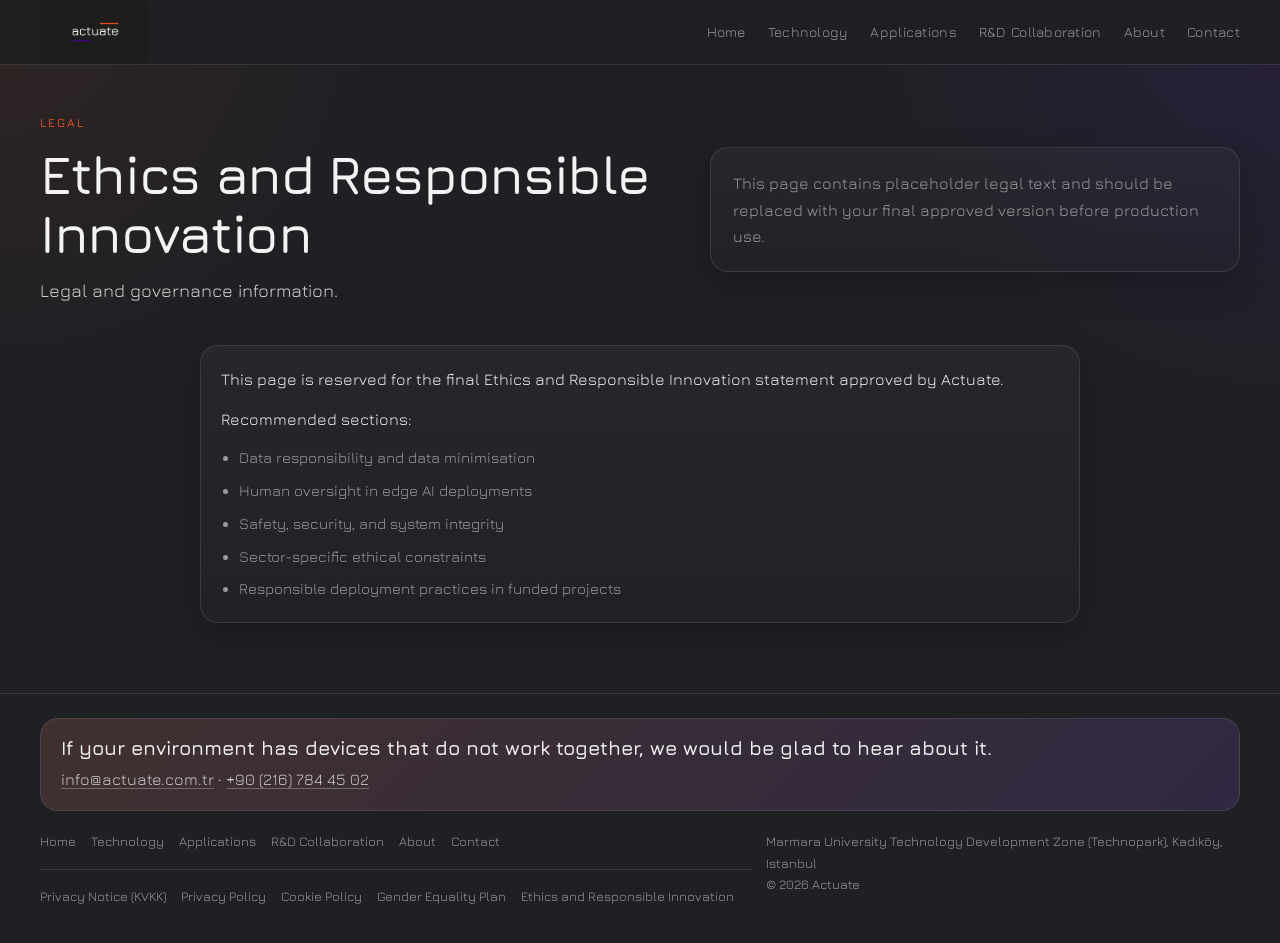
<file: ethics-and-responsible-innovation.html>
<!doctype html>
<html lang="en">
<head>
  <meta charset="utf-8">
  <meta name="viewport" content="width=device-width, initial-scale=1">
  <title>Actuate | Ethics and Responsible Innovation</title>
  <meta name="description" content="Ethics and Responsible Innovation">
  <link rel="preconnect" href="https://fonts.googleapis.com">
  <link rel="preconnect" href="https://fonts.gstatic.com" crossorigin>
  <link rel="stylesheet" href="css/style.css">
</head>
<body>
  <header class="site-header">
    <div class="container nav-wrap">
      <a class="brand" href="index.html"><img src="assets/images/logo-dark.jpg" alt="Actuate"></a>
      <nav class="main-nav">
        <a href="index.html" class="">Home</a><a href="technology.html" class="">Technology</a><a href="applications.html" class="">Applications</a><a href="rd-collaboration.html" class="">R&D Collaboration</a><a href="about.html" class="">About</a><a href="contact.html" class="">Contact</a>
      </nav>
    </div>
  </header>
  <main>
    
<section class="hero">
  <div class="container hero-grid hero-generic">
    <div>
      <div class="eyebrow">Legal</div>
      <h1>Ethics and Responsible Innovation</h1>
      <p class="lead">Legal and governance information.</p>
    </div>
    <aside class="hero-panel">
      <p class="muted">This page contains placeholder legal text and should be replaced with your final approved version before production use.</p>
    </aside>
  </div>
</section>
<section class="section section-tight">
  <div class="container panel kv-only">
    
<p>This page is reserved for the final Ethics and Responsible Innovation statement approved by Actuate.</p>
<p>Recommended sections:</p>
<ul class="list-clean">
  <li>Data responsibility and data minimisation</li>
  <li>Human oversight in edge AI deployments</li>
  <li>Safety, security, and system integrity</li>
  <li>Sector-specific ethical constraints</li>
  <li>Responsible deployment practices in funded projects</li>
</ul>

  </div>
</section>

  </main>
  
<footer class="site-footer">
  <div class="container">
    <div class="footer-top-cta">
      <h3>If your environment has devices that do not work together, we would be glad to hear about it.</h3>
      <p><a class="inline-link" href="mailto:info@actuate.com.tr">info@actuate.com.tr</a> · <a class="inline-link" href="tel:+902167844502">+90 (216) 784 45 02</a></p>
    </div>
    <div class="footer-grid">
      <div>
        <div class="footer-nav"><a href="index.html">Home</a><a href="technology.html">Technology</a><a href="applications.html">Applications</a><a href="rd-collaboration.html">R&D Collaboration</a><a href="about.html">About</a><a href="contact.html">Contact</a></div>
        <hr class="sep">
        <div class="footer-legal"><a href="privacy-notice-kvkk.html">Privacy Notice (KVKK)</a><a href="privacy-policy.html">Privacy Policy</a><a href="cookie-policy.html">Cookie Policy</a><a href="gender-equality-plan.html">Gender Equality Plan</a><a href="ethics-and-responsible-innovation.html">Ethics and Responsible Innovation</a></div>
      </div>
      <div class="small">
        Marmara University Technology Development Zone (Technopark), Kadıköy, Istanbul<br>
        © <span data-year></span> Actuate
      </div>
    </div>
  </div>
</footer>

  <script src="js/main.js"></script>
</body>
</html>
</file>
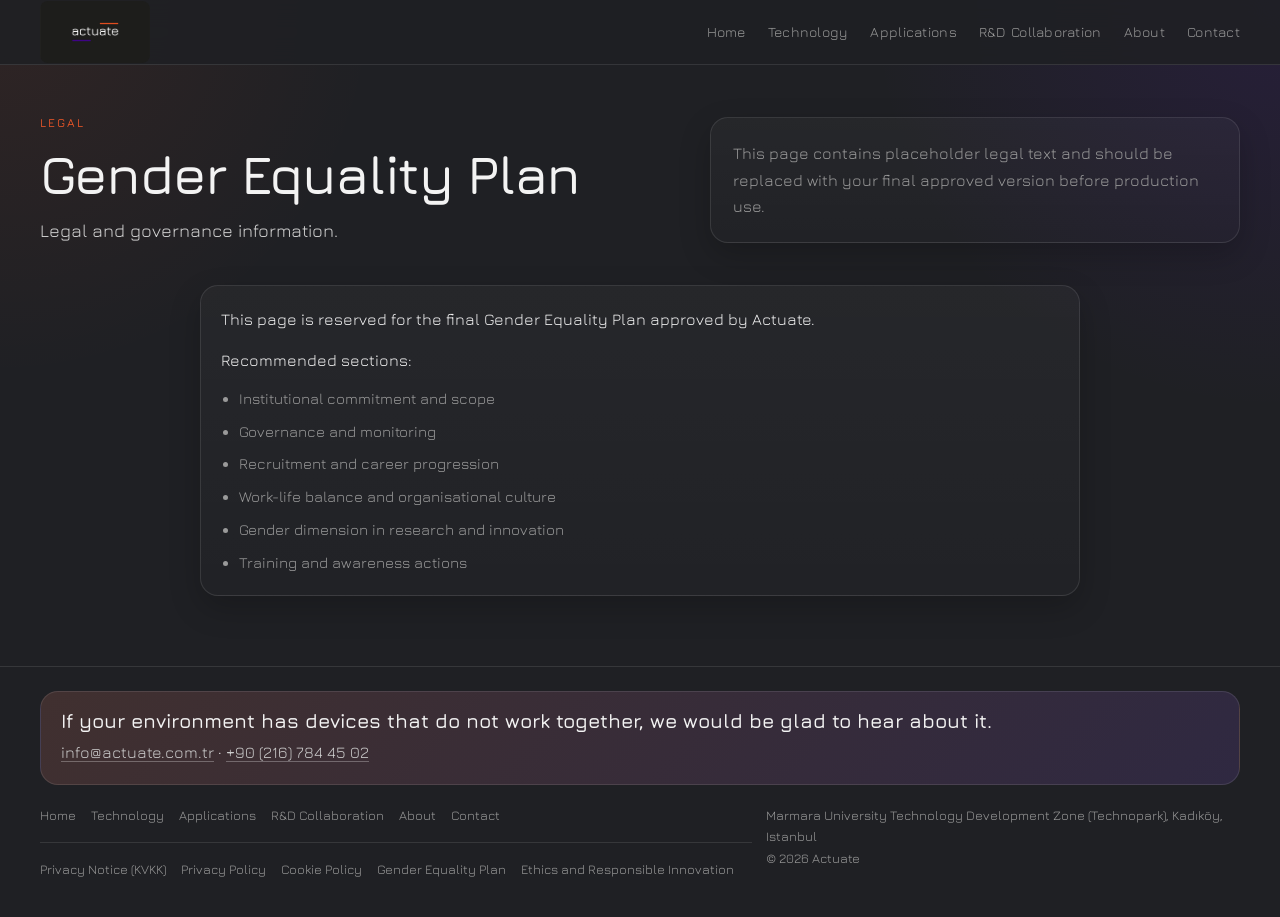
<file: gender-equality-plan.html>
<!doctype html>
<html lang="en">
<head>
  <meta charset="utf-8">
  <meta name="viewport" content="width=device-width, initial-scale=1">
  <title>Actuate | Gender Equality Plan</title>
  <meta name="description" content="Gender Equality Plan">
  <link rel="preconnect" href="https://fonts.googleapis.com">
  <link rel="preconnect" href="https://fonts.gstatic.com" crossorigin>
  <link rel="stylesheet" href="css/style.css">
</head>
<body>
  <header class="site-header">
    <div class="container nav-wrap">
      <a class="brand" href="index.html"><img src="assets/images/logo-dark.jpg" alt="Actuate"></a>
      <nav class="main-nav">
        <a href="index.html" class="">Home</a><a href="technology.html" class="">Technology</a><a href="applications.html" class="">Applications</a><a href="rd-collaboration.html" class="">R&D Collaboration</a><a href="about.html" class="">About</a><a href="contact.html" class="">Contact</a>
      </nav>
    </div>
  </header>
  <main>
    
<section class="hero">
  <div class="container hero-grid hero-generic">
    <div>
      <div class="eyebrow">Legal</div>
      <h1>Gender Equality Plan</h1>
      <p class="lead">Legal and governance information.</p>
    </div>
    <aside class="hero-panel">
      <p class="muted">This page contains placeholder legal text and should be replaced with your final approved version before production use.</p>
    </aside>
  </div>
</section>
<section class="section section-tight">
  <div class="container panel kv-only">
    
<p>This page is reserved for the final Gender Equality Plan approved by Actuate.</p>
<p>Recommended sections:</p>
<ul class="list-clean">
  <li>Institutional commitment and scope</li>
  <li>Governance and monitoring</li>
  <li>Recruitment and career progression</li>
  <li>Work-life balance and organisational culture</li>
  <li>Gender dimension in research and innovation</li>
  <li>Training and awareness actions</li>
</ul>

  </div>
</section>

  </main>
  
<footer class="site-footer">
  <div class="container">
    <div class="footer-top-cta">
      <h3>If your environment has devices that do not work together, we would be glad to hear about it.</h3>
      <p><a class="inline-link" href="mailto:info@actuate.com.tr">info@actuate.com.tr</a> · <a class="inline-link" href="tel:+902167844502">+90 (216) 784 45 02</a></p>
    </div>
    <div class="footer-grid">
      <div>
        <div class="footer-nav"><a href="index.html">Home</a><a href="technology.html">Technology</a><a href="applications.html">Applications</a><a href="rd-collaboration.html">R&D Collaboration</a><a href="about.html">About</a><a href="contact.html">Contact</a></div>
        <hr class="sep">
        <div class="footer-legal"><a href="privacy-notice-kvkk.html">Privacy Notice (KVKK)</a><a href="privacy-policy.html">Privacy Policy</a><a href="cookie-policy.html">Cookie Policy</a><a href="gender-equality-plan.html">Gender Equality Plan</a><a href="ethics-and-responsible-innovation.html">Ethics and Responsible Innovation</a></div>
      </div>
      <div class="small">
        Marmara University Technology Development Zone (Technopark), Kadıköy, Istanbul<br>
        © <span data-year></span> Actuate
      </div>
    </div>
  </div>
</footer>

  <script src="js/main.js"></script>
</body>
</html>
</file>
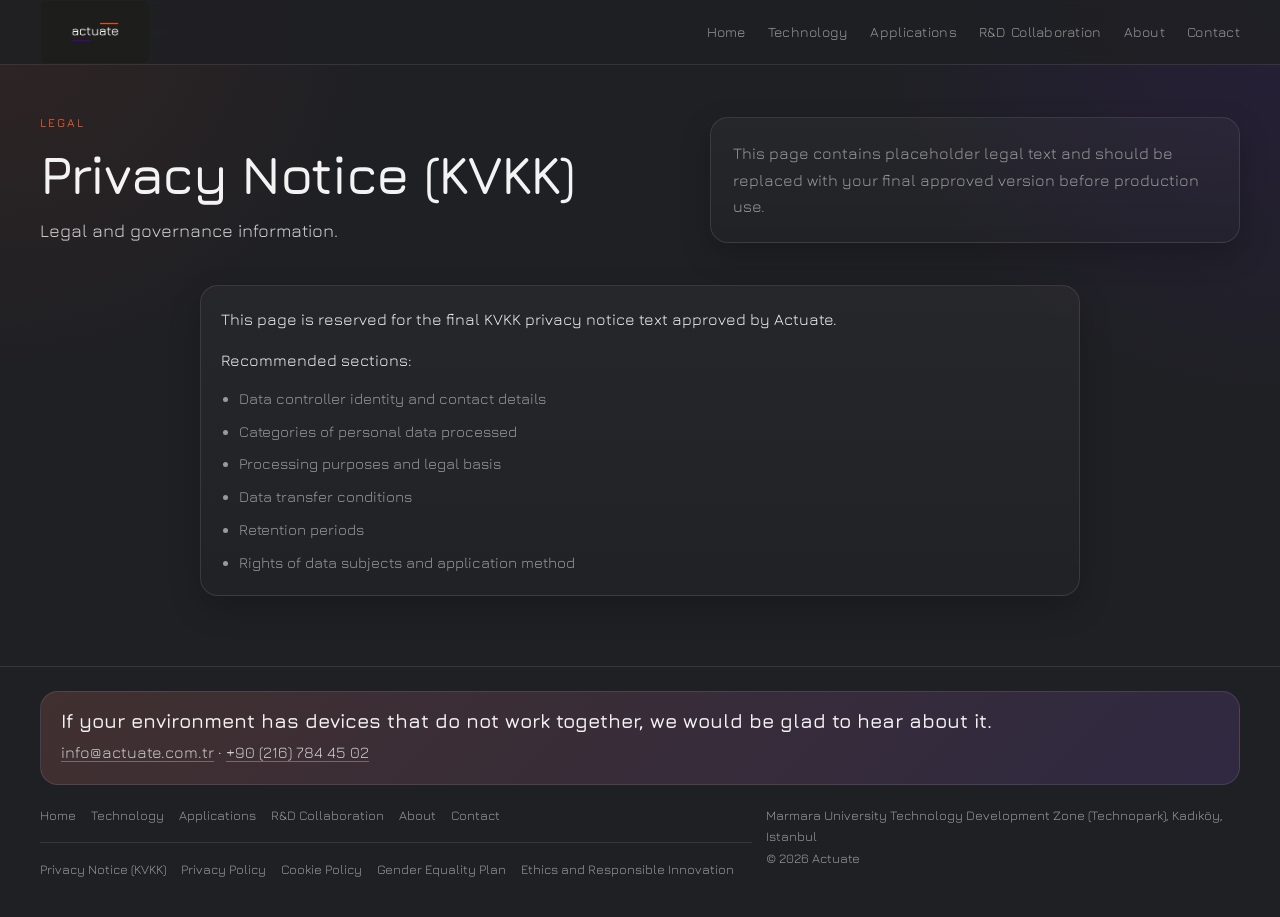
<file: privacy-notice-kvkk.html>
<!doctype html>
<html lang="en">
<head>
  <meta charset="utf-8">
  <meta name="viewport" content="width=device-width, initial-scale=1">
  <title>Actuate | Privacy Notice (KVKK)</title>
  <meta name="description" content="Privacy Notice (KVKK)">
  <link rel="preconnect" href="https://fonts.googleapis.com">
  <link rel="preconnect" href="https://fonts.gstatic.com" crossorigin>
  <link rel="stylesheet" href="css/style.css">
</head>
<body>
  <header class="site-header">
    <div class="container nav-wrap">
      <a class="brand" href="index.html"><img src="assets/images/logo-dark.jpg" alt="Actuate"></a>
      <nav class="main-nav">
        <a href="index.html" class="">Home</a><a href="technology.html" class="">Technology</a><a href="applications.html" class="">Applications</a><a href="rd-collaboration.html" class="">R&D Collaboration</a><a href="about.html" class="">About</a><a href="contact.html" class="">Contact</a>
      </nav>
    </div>
  </header>
  <main>
    
<section class="hero">
  <div class="container hero-grid hero-generic">
    <div>
      <div class="eyebrow">Legal</div>
      <h1>Privacy Notice (KVKK)</h1>
      <p class="lead">Legal and governance information.</p>
    </div>
    <aside class="hero-panel">
      <p class="muted">This page contains placeholder legal text and should be replaced with your final approved version before production use.</p>
    </aside>
  </div>
</section>
<section class="section section-tight">
  <div class="container panel kv-only">
    
<p>This page is reserved for the final KVKK privacy notice text approved by Actuate.</p>
<p>Recommended sections:</p>
<ul class="list-clean">
  <li>Data controller identity and contact details</li>
  <li>Categories of personal data processed</li>
  <li>Processing purposes and legal basis</li>
  <li>Data transfer conditions</li>
  <li>Retention periods</li>
  <li>Rights of data subjects and application method</li>
</ul>

  </div>
</section>

  </main>
  
<footer class="site-footer">
  <div class="container">
    <div class="footer-top-cta">
      <h3>If your environment has devices that do not work together, we would be glad to hear about it.</h3>
      <p><a class="inline-link" href="mailto:info@actuate.com.tr">info@actuate.com.tr</a> · <a class="inline-link" href="tel:+902167844502">+90 (216) 784 45 02</a></p>
    </div>
    <div class="footer-grid">
      <div>
        <div class="footer-nav"><a href="index.html">Home</a><a href="technology.html">Technology</a><a href="applications.html">Applications</a><a href="rd-collaboration.html">R&D Collaboration</a><a href="about.html">About</a><a href="contact.html">Contact</a></div>
        <hr class="sep">
        <div class="footer-legal"><a href="privacy-notice-kvkk.html">Privacy Notice (KVKK)</a><a href="privacy-policy.html">Privacy Policy</a><a href="cookie-policy.html">Cookie Policy</a><a href="gender-equality-plan.html">Gender Equality Plan</a><a href="ethics-and-responsible-innovation.html">Ethics and Responsible Innovation</a></div>
      </div>
      <div class="small">
        Marmara University Technology Development Zone (Technopark), Kadıköy, Istanbul<br>
        © <span data-year></span> Actuate
      </div>
    </div>
  </div>
</footer>

  <script src="js/main.js"></script>
</body>
</html>
</file>
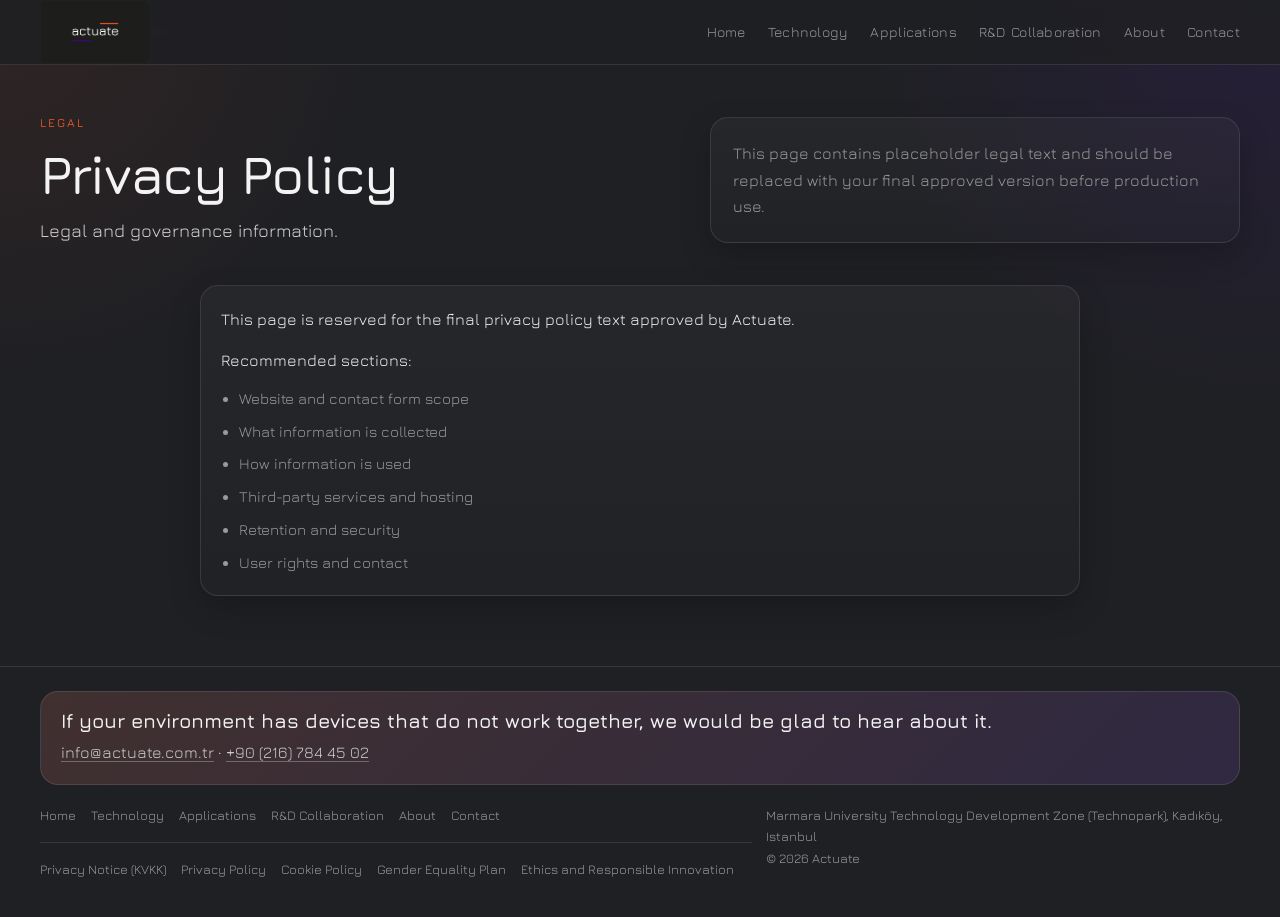
<file: privacy-policy.html>
<!doctype html>
<html lang="en">
<head>
  <meta charset="utf-8">
  <meta name="viewport" content="width=device-width, initial-scale=1">
  <title>Actuate | Privacy Policy</title>
  <meta name="description" content="Privacy Policy">
  <link rel="preconnect" href="https://fonts.googleapis.com">
  <link rel="preconnect" href="https://fonts.gstatic.com" crossorigin>
  <link rel="stylesheet" href="css/style.css">
</head>
<body>
  <header class="site-header">
    <div class="container nav-wrap">
      <a class="brand" href="index.html"><img src="assets/images/logo-dark.jpg" alt="Actuate"></a>
      <nav class="main-nav">
        <a href="index.html" class="">Home</a><a href="technology.html" class="">Technology</a><a href="applications.html" class="">Applications</a><a href="rd-collaboration.html" class="">R&D Collaboration</a><a href="about.html" class="">About</a><a href="contact.html" class="">Contact</a>
      </nav>
    </div>
  </header>
  <main>
    
<section class="hero">
  <div class="container hero-grid hero-generic">
    <div>
      <div class="eyebrow">Legal</div>
      <h1>Privacy Policy</h1>
      <p class="lead">Legal and governance information.</p>
    </div>
    <aside class="hero-panel">
      <p class="muted">This page contains placeholder legal text and should be replaced with your final approved version before production use.</p>
    </aside>
  </div>
</section>
<section class="section section-tight">
  <div class="container panel kv-only">
    
<p>This page is reserved for the final privacy policy text approved by Actuate.</p>
<p>Recommended sections:</p>
<ul class="list-clean">
  <li>Website and contact form scope</li>
  <li>What information is collected</li>
  <li>How information is used</li>
  <li>Third-party services and hosting</li>
  <li>Retention and security</li>
  <li>User rights and contact</li>
</ul>

  </div>
</section>

  </main>
  
<footer class="site-footer">
  <div class="container">
    <div class="footer-top-cta">
      <h3>If your environment has devices that do not work together, we would be glad to hear about it.</h3>
      <p><a class="inline-link" href="mailto:info@actuate.com.tr">info@actuate.com.tr</a> · <a class="inline-link" href="tel:+902167844502">+90 (216) 784 45 02</a></p>
    </div>
    <div class="footer-grid">
      <div>
        <div class="footer-nav"><a href="index.html">Home</a><a href="technology.html">Technology</a><a href="applications.html">Applications</a><a href="rd-collaboration.html">R&D Collaboration</a><a href="about.html">About</a><a href="contact.html">Contact</a></div>
        <hr class="sep">
        <div class="footer-legal"><a href="privacy-notice-kvkk.html">Privacy Notice (KVKK)</a><a href="privacy-policy.html">Privacy Policy</a><a href="cookie-policy.html">Cookie Policy</a><a href="gender-equality-plan.html">Gender Equality Plan</a><a href="ethics-and-responsible-innovation.html">Ethics and Responsible Innovation</a></div>
      </div>
      <div class="small">
        Marmara University Technology Development Zone (Technopark), Kadıköy, Istanbul<br>
        © <span data-year></span> Actuate
      </div>
    </div>
  </div>
</footer>

  <script src="js/main.js"></script>
</body>
</html>
</file>
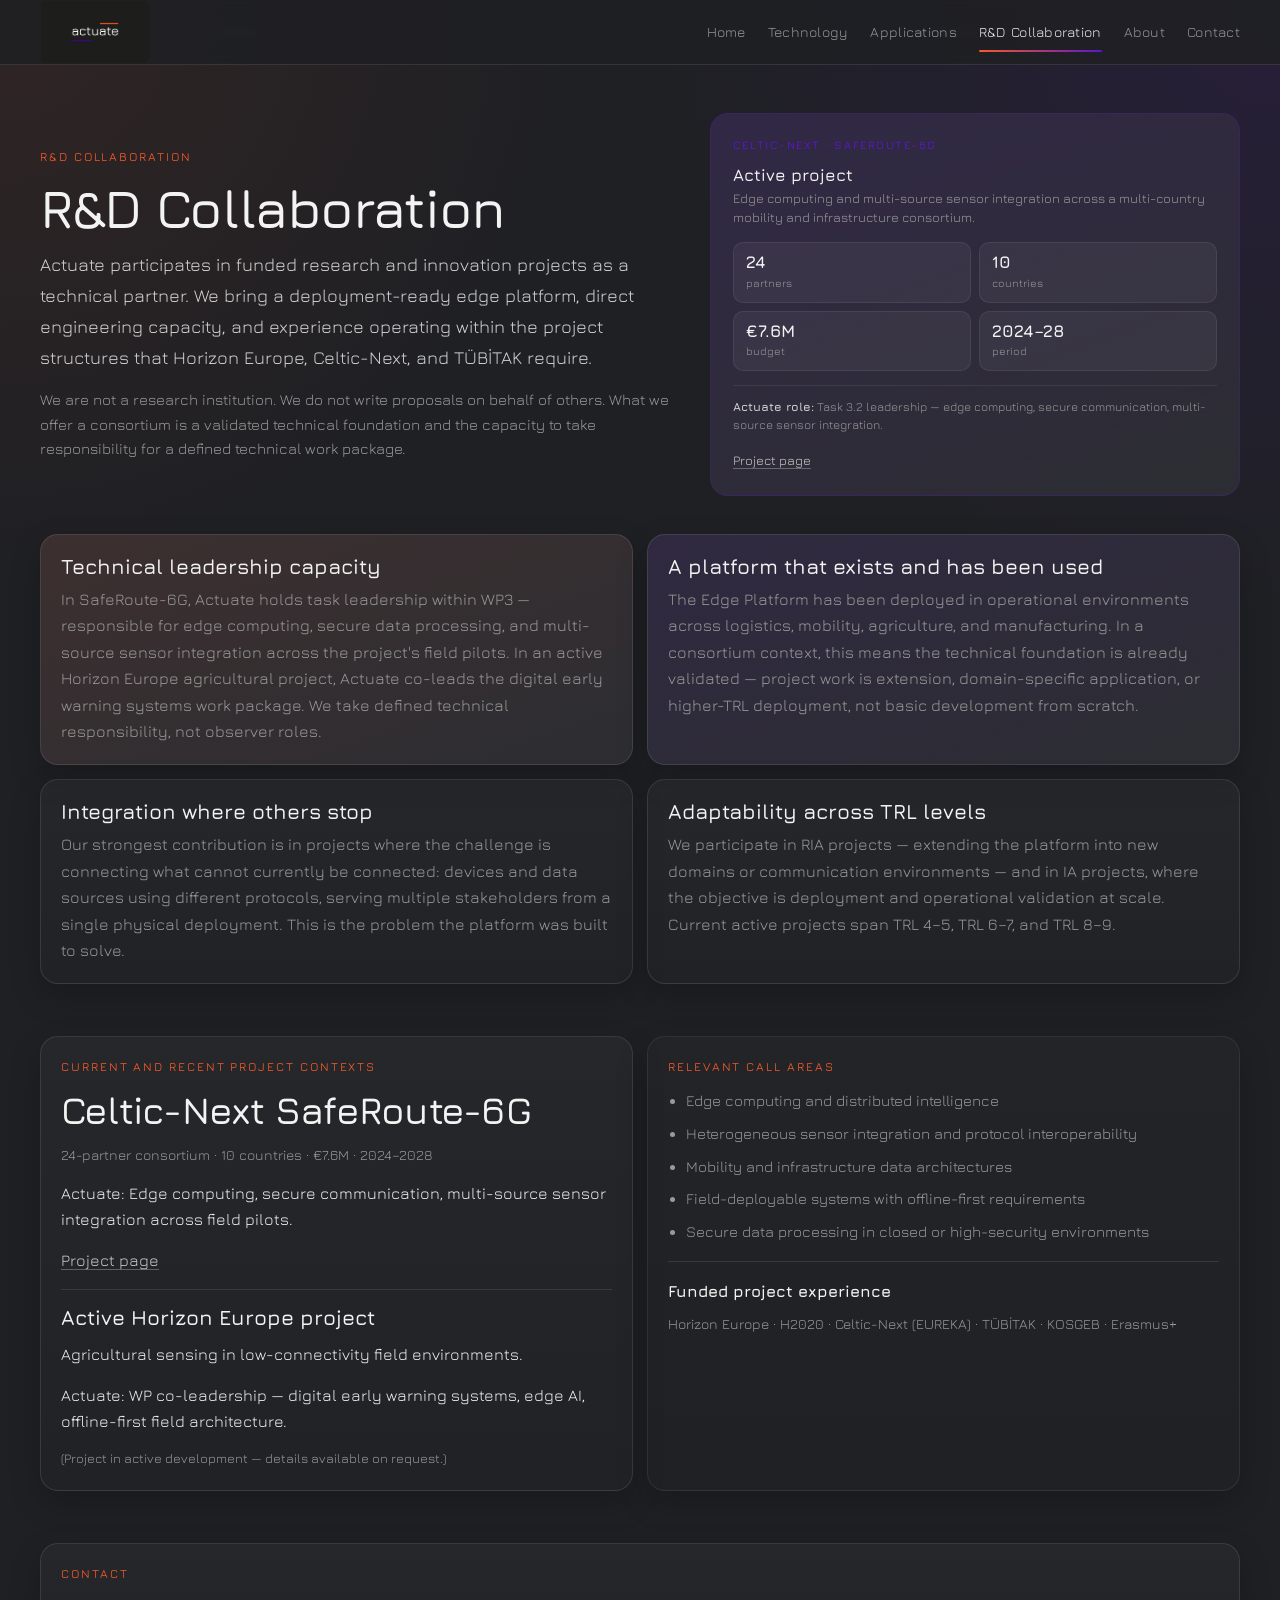
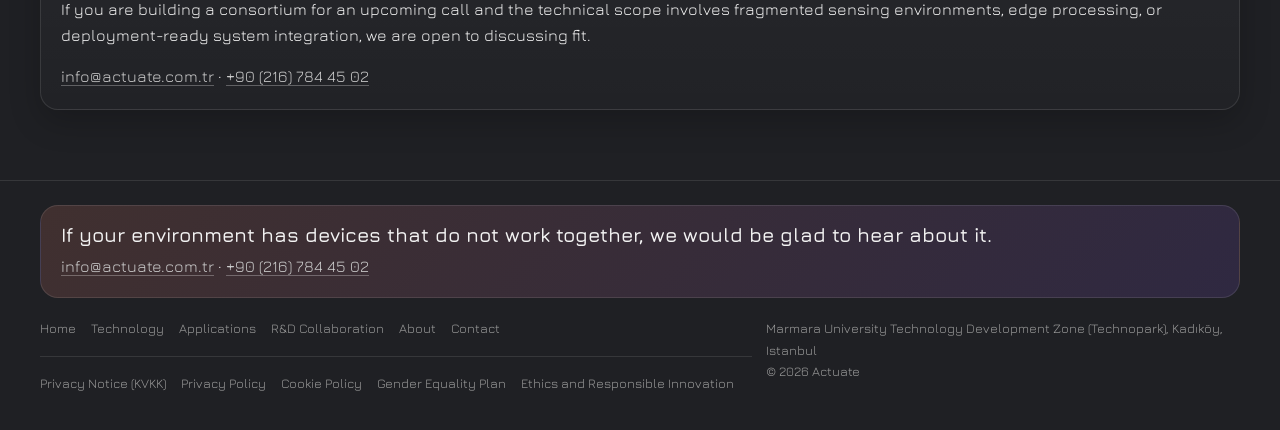
<file: rd-collaboration.html>
<!doctype html>
<html lang="en">
<head>
  <meta charset="utf-8">
  <meta name="viewport" content="width=device-width, initial-scale=1">
  <title>Actuate | R&D Collaboration</title>
  <meta name="description" content="R&D and consortium collaboration with Actuate — Horizon Europe, Celtic-Next, TÜBİTAK.">
  <link rel="preconnect" href="https://fonts.googleapis.com">
  <link rel="preconnect" href="https://fonts.gstatic.com" crossorigin>
  <link rel="stylesheet" href="css/style.css">
</head>
<body>
  <header class="site-header">
    <div class="container nav-wrap">
      <a class="brand" href="index.html"><img src="assets/images/logo-dark.jpg" alt="Actuate"></a>
      <nav class="main-nav">
        <a href="index.html">Home</a>
        <a href="technology.html">Technology</a>
        <a href="applications.html">Applications</a>
        <a href="rd-collaboration.html" class="active">R&D Collaboration</a>
        <a href="about.html">About</a>
        <a href="contact.html">Contact</a>
      </nav>
    </div>
  </header>
  <main>

<section class="hero">
  <div class="container hero-grid hero-generic">
    <div>
      <div class="eyebrow">R&amp;D collaboration</div>
      <h1>R&amp;D Collaboration</h1>
      <p class="lead">Actuate participates in funded research and innovation projects as a technical partner. We bring a deployment-ready edge platform, direct engineering capacity, and experience operating within the project structures that Horizon Europe, Celtic-Next, and TÜBİTAK require.</p>
      <p style="color:var(--muted);font-size:15px">We are not a research institution. We do not write proposals on behalf of others. What we offer a consortium is a validated technical foundation and the capacity to take responsibility for a defined technical work package.</p>
    </div>
    <aside class="project-card">
      <span class="project-label">Celtic-Next · SafeRoute-6G</span>
      <h3>Active project</h3>
      <p class="project-meta">Edge computing and multi-source sensor integration across a multi-country mobility and infrastructure consortium.</p>
      <div class="project-stats">
        <div class="project-stat"><strong>24</strong><span>partners</span></div>
        <div class="project-stat"><strong>10</strong><span>countries</span></div>
        <div class="project-stat"><strong>€7.6M</strong><span>budget</span></div>
        <div class="project-stat"><strong>2024–28</strong><span>period</span></div>
      </div>
      <p class="project-role"><strong>Actuate role:</strong> Task 3.2 leadership — edge computing, secure communication, multi-source sensor integration.</p>
      <a class="inline-link" href="https://www.celticnext.eu/project-saferoute-6g/" target="_blank" rel="noopener" style="font-size:13px">Project page</a>
    </aside>
  </div>
</section>

<section class="section section-tight">
  <div class="container feature-grid">
    <article class="card card-accent">
      <h3>Technical leadership capacity</h3>
      <p>In SafeRoute-6G, Actuate holds task leadership within WP3 — responsible for edge computing, secure data processing, and multi-source sensor integration across the project's field pilots. In an active Horizon Europe agricultural project, Actuate co-leads the digital early warning systems work package. We take defined technical responsibility, not observer roles.</p>
    </article>
    <article class="card card-accent-2">
      <h3>A platform that exists and has been used</h3>
      <p>The Edge Platform has been deployed in operational environments across logistics, mobility, agriculture, and manufacturing. In a consortium context, this means the technical foundation is already validated — project work is extension, domain-specific application, or higher-TRL deployment, not basic development from scratch.</p>
    </article>
    <article class="card">
      <h3>Integration where others stop</h3>
      <p>Our strongest contribution is in projects where the challenge is connecting what cannot currently be connected: devices and data sources using different protocols, serving multiple stakeholders from a single physical deployment. This is the problem the platform was built to solve.</p>
    </article>
    <article class="card">
      <h3>Adaptability across TRL levels</h3>
      <p>We participate in RIA projects — extending the platform into new domains or communication environments — and in IA projects, where the objective is deployment and operational validation at scale. Current active projects span TRL 4–5, TRL 6–7, and TRL 8–9.</p>
    </article>
  </div>
</section>

<section class="section">
  <div class="container grid-2">
    <section class="panel">
      <div class="eyebrow">Current and recent project contexts</div>
      <h2>Celtic-Next SafeRoute-6G</h2>
      <p style="color:var(--muted);font-size:14px">24-partner consortium · 10 countries · €7.6M · 2024–2028</p>
      <p>Actuate: Edge computing, secure communication, multi-source sensor integration across field pilots.</p>
      <p><a class="inline-link" href="https://www.celticnext.eu/project-saferoute-6g/" target="_blank" rel="noopener">Project page</a></p>
      <hr class="sep">
      <h3>Active Horizon Europe project</h3>
      <p>Agricultural sensing in low-connectivity field environments.</p>
      <p>Actuate: WP co-leadership — digital early warning systems, edge AI, offline-first field architecture.</p>
      <p class="small">(Project in active development — details available on request.)</p>
    </section>
    <section class="panel panel-muted">
      <div class="eyebrow">Relevant call areas</div>
      <ul class="list-clean">
        <li>Edge computing and distributed intelligence</li>
        <li>Heterogeneous sensor integration and protocol interoperability</li>
        <li>Mobility and infrastructure data architectures</li>
        <li>Field-deployable systems with offline-first requirements</li>
        <li>Secure data processing in closed or high-security environments</li>
      </ul>
      <hr class="sep">
      <p style="margin-bottom:8px"><strong>Funded project experience</strong></p>
      <p style="color:var(--muted);font-size:14px;margin:0">Horizon Europe · H2020 · Celtic-Next (EUREKA) · TÜBİTAK · KOSGEB · Erasmus+</p>
    </section>
  </div>
</section>

<section class="section">
  <div class="container panel">
    <div class="eyebrow">Contact</div>
    <p>If you are building a consortium for an upcoming call and the technical scope involves fragmented sensing environments, edge processing, or deployment-ready system integration, we are open to discussing fit.</p>
    <p><a class="inline-link" href="mailto:info@actuate.com.tr">info@actuate.com.tr</a> · <a class="inline-link" href="tel:+902167844502">+90 (216) 784 45 02</a></p>
  </div>
</section>

  </main>

<footer class="site-footer">
  <div class="container">
    <div class="footer-top-cta">
      <h3>If your environment has devices that do not work together, we would be glad to hear about it.</h3>
      <p><a class="inline-link" href="mailto:info@actuate.com.tr">info@actuate.com.tr</a> · <a class="inline-link" href="tel:+902167844502">+90 (216) 784 45 02</a></p>
    </div>
    <div class="footer-grid">
      <div>
        <div class="footer-nav"><a href="index.html">Home</a><a href="technology.html">Technology</a><a href="applications.html">Applications</a><a href="rd-collaboration.html">R&D Collaboration</a><a href="about.html">About</a><a href="contact.html">Contact</a></div>
        <hr class="sep">
        <div class="footer-legal"><a href="privacy-notice-kvkk.html">Privacy Notice (KVKK)</a><a href="privacy-policy.html">Privacy Policy</a><a href="cookie-policy.html">Cookie Policy</a><a href="gender-equality-plan.html">Gender Equality Plan</a><a href="ethics-and-responsible-innovation.html">Ethics and Responsible Innovation</a></div>
      </div>
      <div class="small">Marmara University Technology Development Zone (Technopark), Kadıköy, Istanbul<br>© <span data-year></span> Actuate</div>
    </div>
  </div>
</footer>
  <script src="js/main.js"></script>
</body>
</html>
</file>
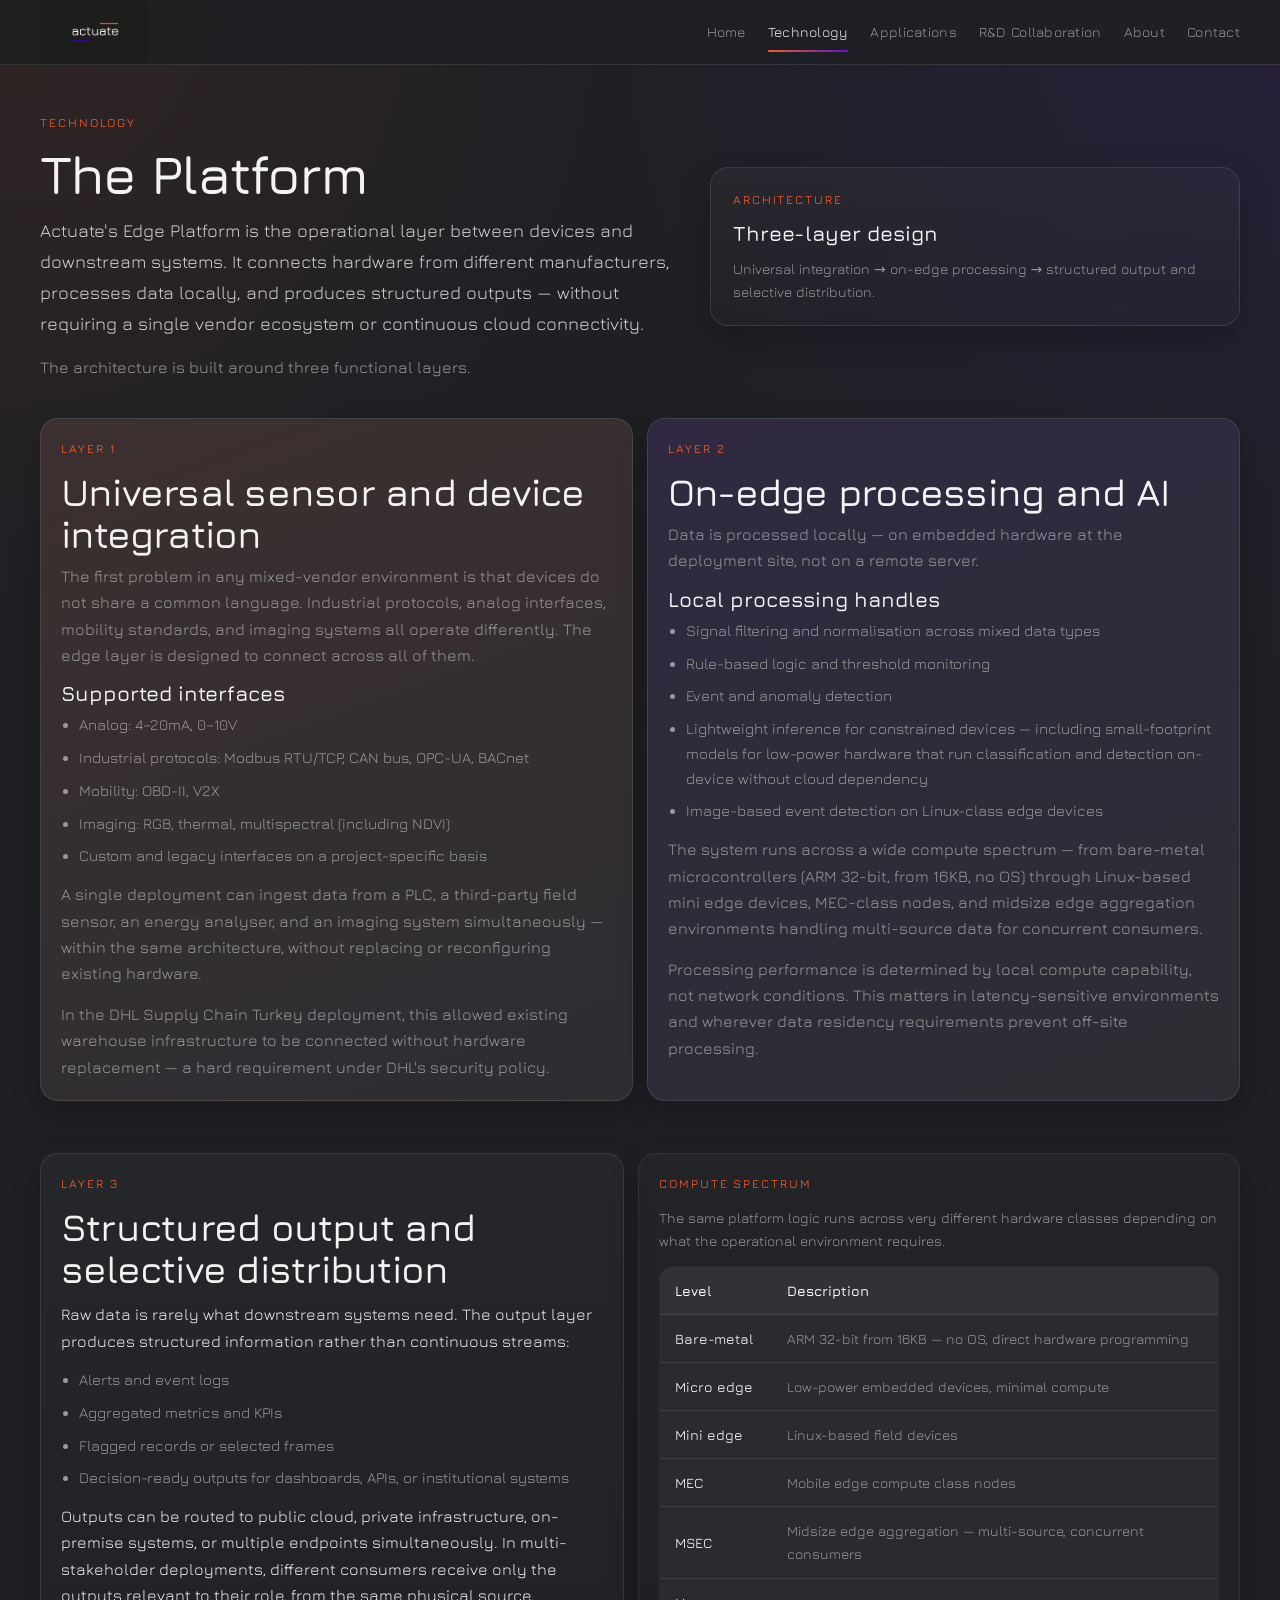
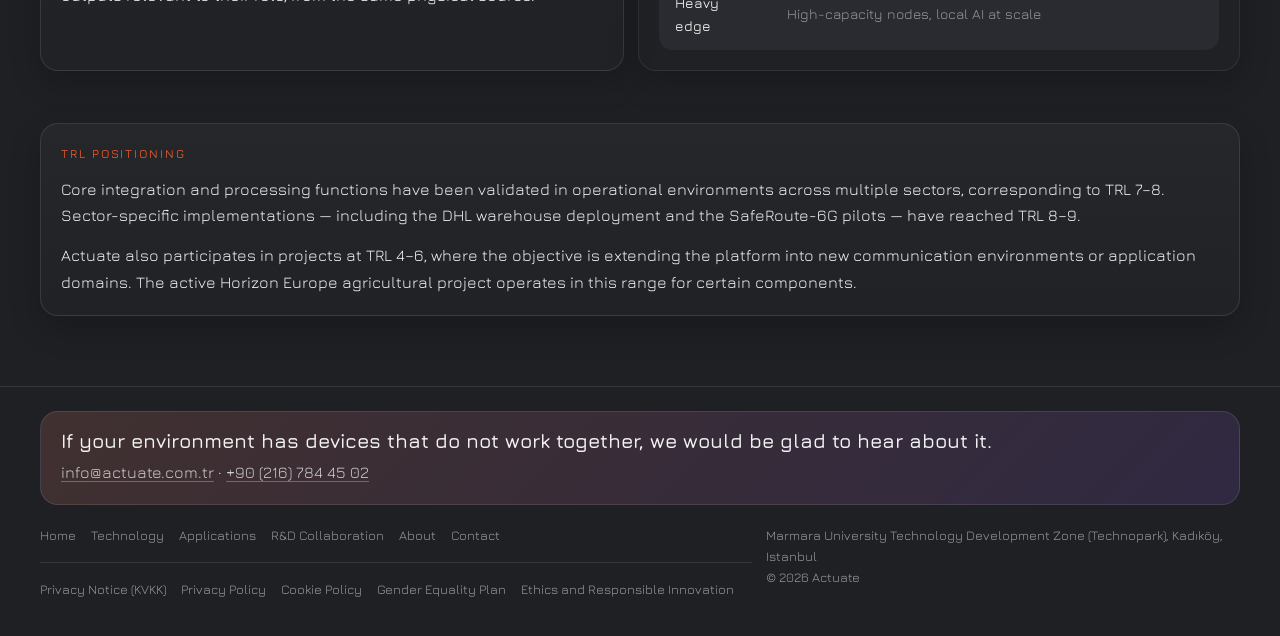
<file: technology.html>
<!doctype html>
<html lang="en">
<head>
  <meta charset="utf-8">
  <meta name="viewport" content="width=device-width, initial-scale=1">
  <title>Actuate | Technology</title>
  <meta name="description" content="Technical architecture of Actuate's Edge Platform — three-layer edge integration, processing, and output.">
  <link rel="preconnect" href="https://fonts.googleapis.com">
  <link rel="preconnect" href="https://fonts.gstatic.com" crossorigin>
  <link rel="stylesheet" href="css/style.css">
</head>
<body>
  <header class="site-header">
    <div class="container nav-wrap">
      <a class="brand" href="index.html"><img src="assets/images/logo-dark.jpg" alt="Actuate"></a>
      <nav class="main-nav">
        <a href="index.html">Home</a>
        <a href="technology.html" class="active">Technology</a>
        <a href="applications.html">Applications</a>
        <a href="rd-collaboration.html">R&D Collaboration</a>
        <a href="about.html">About</a>
        <a href="contact.html">Contact</a>
      </nav>
    </div>
  </header>
  <main>

<section class="hero">
  <div class="container hero-grid hero-generic">
    <div>
      <div class="eyebrow">Technology</div>
      <h1>The Platform</h1>
      <p class="lead">Actuate's Edge Platform is the operational layer between devices and downstream systems. It connects hardware from different manufacturers, processes data locally, and produces structured outputs — without requiring a single vendor ecosystem or continuous cloud connectivity.</p>
      <p class="muted" style="color:var(--muted)">The architecture is built around three functional layers.</p>
    </div>
    <aside class="hero-panel">
      <div class="eyebrow">Architecture</div>
      <h3>Three-layer design</h3>
      <p style="color:var(--muted);font-size:14px;margin:0">Universal integration → on-edge processing → structured output and selective distribution.</p>
    </aside>
  </div>
</section>

<section class="section section-tight">
  <div class="container feature-grid">
    <article class="card card-accent">
      <div class="eyebrow">Layer 1</div>
      <h2>Universal sensor and device integration</h2>
      <p>The first problem in any mixed-vendor environment is that devices do not share a common language. Industrial protocols, analog interfaces, mobility standards, and imaging systems all operate differently. The edge layer is designed to connect across all of them.</p>
      <h3>Supported interfaces</h3>
      <ul class="list-clean">
        <li>Analog: 4–20mA, 0–10V</li>
        <li>Industrial protocols: Modbus RTU/TCP, CAN bus, OPC-UA, BACnet</li>
        <li>Mobility: OBD-II, V2X</li>
        <li>Imaging: RGB, thermal, multispectral (including NDVI)</li>
        <li>Custom and legacy interfaces on a project-specific basis</li>
      </ul>
      <p style="margin-top:12px">A single deployment can ingest data from a PLC, a third-party field sensor, an energy analyser, and an imaging system simultaneously — within the same architecture, without replacing or reconfiguring existing hardware.</p>
      <p>In the DHL Supply Chain Turkey deployment, this allowed existing warehouse infrastructure to be connected without hardware replacement — a hard requirement under DHL's security policy.</p>
    </article>

    <article class="card card-accent-2">
      <div class="eyebrow">Layer 2</div>
      <h2>On-edge processing and AI</h2>
      <p>Data is processed locally — on embedded hardware at the deployment site, not on a remote server.</p>
      <h3>Local processing handles</h3>
      <ul class="list-clean">
        <li>Signal filtering and normalisation across mixed data types</li>
        <li>Rule-based logic and threshold monitoring</li>
        <li>Event and anomaly detection</li>
        <li>Lightweight inference for constrained devices — including small-footprint models for low-power hardware that run classification and detection on-device without cloud dependency</li>
        <li>Image-based event detection on Linux-class edge devices</li>
      </ul>
      <p style="margin-top:12px">The system runs across a wide compute spectrum — from bare-metal microcontrollers (ARM 32-bit, from 16KB, no OS) through Linux-based mini edge devices, MEC-class nodes, and midsize edge aggregation environments handling multi-source data for concurrent consumers.</p>
      <p>Processing performance is determined by local compute capability, not network conditions. This matters in latency-sensitive environments and wherever data residency requirements prevent off-site processing.</p>
    </article>
  </div>
</section>

<section class="section">
  <div class="container grid-2">
    <section class="panel">
      <div class="eyebrow">Layer 3</div>
      <h2>Structured output and selective distribution</h2>
      <p>Raw data is rarely what downstream systems need. The output layer produces structured information rather than continuous streams:</p>
      <ul class="list-clean">
        <li>Alerts and event logs</li>
        <li>Aggregated metrics and KPIs</li>
        <li>Flagged records or selected frames</li>
        <li>Decision-ready outputs for dashboards, APIs, or institutional systems</li>
      </ul>
      <p style="margin-top:12px">Outputs can be routed to public cloud, private infrastructure, on-premise systems, or multiple endpoints simultaneously. In multi-stakeholder deployments, different consumers receive only the outputs relevant to their role, from the same physical source.</p>
    </section>
    <section class="panel panel-muted">
      <div class="eyebrow">Compute spectrum</div>
      <p style="color:var(--muted);font-size:14px;margin-bottom:14px">The same platform logic runs across very different hardware classes depending on what the operational environment requires.</p>
      <div class="table-wrap">
        <table>
          <thead>
            <tr><th>Level</th><th>Description</th></tr>
          </thead>
          <tbody>
            <tr><td>Bare-metal</td><td>ARM 32-bit from 16KB — no OS, direct hardware programming</td></tr>
            <tr><td>Micro edge</td><td>Low-power embedded devices, minimal compute</td></tr>
            <tr><td>Mini edge</td><td>Linux-based field devices</td></tr>
            <tr><td>MEC</td><td>Mobile edge compute class nodes</td></tr>
            <tr><td>MSEC</td><td>Midsize edge aggregation — multi-source, concurrent consumers</td></tr>
            <tr><td>Heavy edge</td><td>High-capacity nodes, local AI at scale</td></tr>
          </tbody>
        </table>
      </div>
    </section>
  </div>
</section>

<section class="section">
  <div class="container panel">
    <div class="eyebrow">TRL positioning</div>
    <p>Core integration and processing functions have been validated in operational environments across multiple sectors, corresponding to TRL 7–8. Sector-specific implementations — including the DHL warehouse deployment and the SafeRoute-6G pilots — have reached TRL 8–9.</p>
    <p>Actuate also participates in projects at TRL 4–6, where the objective is extending the platform into new communication environments or application domains. The active Horizon Europe agricultural project operates in this range for certain components.</p>
  </div>
</section>

  </main>

<footer class="site-footer">
  <div class="container">
    <div class="footer-top-cta">
      <h3>If your environment has devices that do not work together, we would be glad to hear about it.</h3>
      <p><a class="inline-link" href="mailto:info@actuate.com.tr">info@actuate.com.tr</a> · <a class="inline-link" href="tel:+902167844502">+90 (216) 784 45 02</a></p>
    </div>
    <div class="footer-grid">
      <div>
        <div class="footer-nav"><a href="index.html">Home</a><a href="technology.html">Technology</a><a href="applications.html">Applications</a><a href="rd-collaboration.html">R&D Collaboration</a><a href="about.html">About</a><a href="contact.html">Contact</a></div>
        <hr class="sep">
        <div class="footer-legal"><a href="privacy-notice-kvkk.html">Privacy Notice (KVKK)</a><a href="privacy-policy.html">Privacy Policy</a><a href="cookie-policy.html">Cookie Policy</a><a href="gender-equality-plan.html">Gender Equality Plan</a><a href="ethics-and-responsible-innovation.html">Ethics and Responsible Innovation</a></div>
      </div>
      <div class="small">Marmara University Technology Development Zone (Technopark), Kadıköy, Istanbul<br>© <span data-year></span> Actuate</div>
    </div>
  </div>
</footer>
  <script src="js/main.js"></script>
</body>
</html>
</file>
<file: css/style.css>
@import url('https://fonts.googleapis.com/css2?family=Jura:wght@300;400;500;600;700&display=swap');

:root{
  --bg:#1f2024;
  --surface:#2a2b30;
  --surface-2:#24252a;
  --surface-3:#313238;
  --accent:#f85a28;
  --accent-2:#5b17c9;
  --text:#f3f3f3;
  --muted:#9a9a9a;
  --line:rgba(255,255,255,.10);
  --max:1200px;
  --radius:18px;
  --shadow:0 12px 32px rgba(0,0,0,.20);
}
*{box-sizing:border-box}
html{scroll-behavior:smooth}
body{
  margin:0;
  background:
    radial-gradient(circle at top right, rgba(91,23,201,.13), transparent 26%),
    radial-gradient(circle at top left, rgba(248,90,40,.08), transparent 24%),
    var(--bg);
  color:var(--text);
  font-family:"Jura",system-ui,sans-serif;
  line-height:1.65;
  font-size:16px;
}
img{max-width:100%;display:block}
a{color:inherit;text-decoration:none}
.container{width:min(var(--max), calc(100% - 32px));margin:0 auto}

/* HEADER */
.site-header{
  position:sticky; top:0; z-index:50;
  backdrop-filter:blur(16px);
  background:rgba(31,32,36,.86);
  border-bottom:1px solid var(--line);
}
.nav-wrap{
  min-height:64px; display:flex; align-items:center; justify-content:space-between; gap:20px;
}
.brand{display:flex; align-items:center}
.brand img{width:110px; height:auto; border-radius:8px; display:block}
.main-nav{
  display:flex; gap:22px; flex-wrap:wrap; justify-content:flex-end; align-items:center;
}
.main-nav a{
  color:var(--muted); font-size:14px;
  position:relative; padding:8px 0; letter-spacing:.02em;
}
.main-nav a:hover,.main-nav a.active{color:var(--text)}
.main-nav a.active::after,.main-nav a:hover::after{
  content:""; position:absolute; left:0; right:0; bottom:0; height:2px;
  background:linear-gradient(90deg,var(--accent),var(--accent-2)); border-radius:999px;
}

/* HERO */
.hero{padding:48px 0 32px}
.hero-grid{display:grid; gap:22px; align-items:center}
.hero-home{grid-template-columns:1.2fr .8fr}
.hero-generic{grid-template-columns:1.1fr .9fr}
.eyebrow{
  color:var(--accent); font-size:12px; text-transform:uppercase;
  letter-spacing:.16em; margin-bottom:12px; font-weight:500;
}
h1,h2,h3,h4{margin:0 0 12px; line-height:1.1}
h1{font-size:clamp(32px,5vw,54px); font-weight:600; letter-spacing:-.025em}
h2{font-size:clamp(22px,3.8vw,38px); font-weight:600; letter-spacing:-.02em}
h3{font-size:clamp(16px,2.8vw,21px); font-weight:600}
h4{font-size:15px; font-weight:600}
p{margin:0 0 14px}
p:last-child{margin-bottom:0}
.lead{
  color:#d4d4d4; font-size:clamp(15px,1.9vw,18px);
  line-height:1.72; max-width:820px;
}
.cta-row{display:flex; gap:12px; flex-wrap:wrap; margin-top:22px}
.btn{
  display:inline-flex; align-items:center; justify-content:center;
  min-height:44px; padding:0 20px; border-radius:999px;
  border:1px solid transparent; font-weight:600; font-size:14px;
  transition:.2s ease; letter-spacing:.01em;
}
.btn-primary{background:linear-gradient(135deg,var(--accent),#ff7a52); color:#fff; box-shadow:var(--shadow)}
.btn-secondary{background:transparent; border-color:rgba(255,255,255,.16); color:var(--text)}
.btn:hover{transform:translateY(-1px); opacity:.9}

/* PANELS & CARDS */
.panel,.card,.hero-panel,.quote-card{
  background:linear-gradient(180deg, rgba(255,255,255,.032), rgba(255,255,255,.010));
  border:1px solid var(--line); box-shadow:var(--shadow); border-radius:var(--radius);
}
.hero-panel{padding:22px}
.section{padding:26px 0}
.section-tight{padding-top:6px}
.section-head{display:flex; align-items:end; justify-content:space-between; gap:20px; margin-bottom:14px}
.section-head p{max-width:700px; color:var(--muted)}
.grid-2{display:grid; grid-template-columns:1fr; gap:14px}
.panel{padding:20px}
.panel-muted{
  background:linear-gradient(180deg, rgba(255,255,255,.018), rgba(255,255,255,.006));
  border-color:rgba(255,255,255,.07);
}
.list-clean{margin:0; padding-left:18px}
.list-clean li{margin:0 0 8px; color:var(--muted); font-size:15px}
.list-clean li:last-child{margin-bottom:0}

/* FEATURE & APPLICATION GRIDS */
.feature-grid,.applications-grid,.legal-grid,.evidence-strip,.contact-grid,.footer-grid{
  display:grid; gap:14px;
}
.feature-grid,.applications-grid{grid-template-columns:1fr}
.card{padding:20px; height:100%; position:relative}
.card h2,.card h3{margin-bottom:8px}
.card p,.muted{color:var(--muted)}
.card-accent{
  background:linear-gradient(160deg, rgba(248,90,40,.09), rgba(255,255,255,.010)), var(--surface);
}
.card-accent-2{
  background:linear-gradient(160deg, rgba(91,23,201,.11), rgba(255,255,255,.010)), var(--surface);
}

/* APPLICATION CARD ICONS */
.card-icon{
  position:absolute; top:16px; right:16px;
  width:34px; height:34px;
  display:flex; align-items:center; justify-content:center;
  border-radius:9px;
  background:rgba(255,255,255,.05);
  border:1px solid rgba(255,255,255,.08);
  flex-shrink:0;
}
.card-icon svg{width:17px; height:17px; opacity:.65; display:block}

/* EVIDENCE STRIP */
.evidence-strip{grid-template-columns:repeat(2,1fr); margin-top:18px}
.evidence-item{
  background:rgba(255,255,255,.04); border:1px solid var(--line);
  border-radius:13px; padding:13px 15px;
}
.evidence-item strong{display:block; font-size:19px; margin-bottom:2px; color:var(--text)}
.evidence-item span{font-size:12px; color:var(--muted)}

/* SAFEROUTE PROJECT CARD */
.project-card{
  padding:22px;
  background:linear-gradient(160deg, rgba(91,23,201,.14), rgba(255,255,255,.010)), var(--surface);
  border:1px solid rgba(91,23,201,.22);
  border-radius:var(--radius); height:100%;
}
.project-label{
  font-size:11px; text-transform:uppercase; letter-spacing:.14em;
  color:var(--accent-2); margin-bottom:12px; font-weight:600; display:block;
}
.project-card h3{font-size:17px; margin-bottom:4px}
.project-meta{font-size:13px; color:var(--muted); margin-bottom:14px; line-height:1.5}
.project-stats{display:grid; grid-template-columns:repeat(2,1fr); gap:8px; margin-bottom:14px}
.project-stat{
  background:rgba(255,255,255,.05); border:1px solid rgba(255,255,255,.07);
  border-radius:10px; padding:10px 12px;
}
.project-stat strong{display:block; font-size:17px; color:var(--text); line-height:1.1}
.project-stat span{font-size:11px; color:var(--muted); margin-top:2px; display:block}
.project-role{
  font-size:12px; color:var(--muted); line-height:1.5;
  padding-top:12px; border-top:1px solid rgba(255,255,255,.07); margin-bottom:12px;
}
.project-role strong{color:#ccc}

/* ORBIT ANIMATION */
.visual-frame{
  min-height:250px; border-radius:var(--radius);
  border:1px solid rgba(255,255,255,.07);
  background:linear-gradient(180deg, rgba(255,255,255,.012), rgba(255,255,255,.004)), #16171b;
  position:relative; overflow:hidden;
}
.visual-grid{
  position:absolute; inset:0;
  background-image:
    linear-gradient(rgba(255,255,255,.032) 1px, transparent 1px),
    linear-gradient(90deg, rgba(255,255,255,.032) 1px, transparent 1px);
  background-size:26px 26px;
  mask-image:linear-gradient(180deg, rgba(0,0,0,.8), rgba(0,0,0,.18));
}
.glow-core{
  position:absolute; left:50%; top:50%;
  transform:translate(-50%,-50%);
  width:90px; height:90px; border-radius:50%;
  background:radial-gradient(circle, rgba(255,255,255,.92) 0%, rgba(248,90,40,.62) 18%, rgba(91,23,201,.36) 36%, rgba(91,23,201,0) 70%);
  filter:blur(3px);
  animation:corePulse 3.8s ease-in-out infinite;
}
.orbit{
  position:absolute; left:50%; top:50%;
  transform:translate(-50%,-50%);
  border-radius:50%; border:1px solid rgba(255,255,255,.07);
}
.orbit.one{width:180px; height:180px; animation:spinReverse 12s linear infinite}
.orbit.two{width:260px; height:260px; animation:spin 17s linear infinite}
.orbit-dot{
  position:absolute; width:9px; height:9px; border-radius:50%;
  top:7px; left:50%; transform:translateX(-50%);
}
.orbit.one .orbit-dot{background:var(--accent); box-shadow:0 0 12px rgba(248,90,40,.9)}
.orbit.two .orbit-dot{background:var(--accent-2); box-shadow:0 0 12px rgba(91,23,201,.9)}
.visual-chip{
  position:absolute; padding:6px 11px; border-radius:999px;
  background:rgba(255,255,255,.05); border:1px solid rgba(255,255,255,.08);
  font-size:11px; color:var(--muted); white-space:nowrap;
}
.visual-chip.one{left:8%; top:12%}
.visual-chip.two{right:8%; top:16%}
.visual-chip.three{left:10%; bottom:16%}
.visual-chip.four{right:9%; bottom:12%}
@keyframes corePulse{0%,100%{transform:translate(-50%,-50%) scale(.9)}50%{transform:translate(-50%,-50%) scale(1.08)}}
@keyframes spin{from{transform:translate(-50%,-50%) rotate(0deg)}to{transform:translate(-50%,-50%) rotate(360deg)}}
@keyframes spinReverse{from{transform:translate(-50%,-50%) rotate(360deg)}to{transform:translate(-50%,-50%) rotate(0deg)}}

/* TABLE */
.table-wrap{overflow:auto}
table{
  width:100%; border-collapse:collapse; min-width:560px;
  background:var(--surface); border:1px solid var(--line);
  border-radius:14px; overflow:hidden;
}
th,td{padding:12px 15px; text-align:left; border-bottom:1px solid var(--line); font-size:14px}
th{font-weight:600; color:#fff; background:rgba(255,255,255,.03)}
tr:last-child td{border-bottom:none}
td:first-child{color:var(--text); font-weight:500}
td:last-child{color:var(--muted)}

/* QUOTE CARD */
.quote-card{padding:20px}
.quote-card blockquote{
  margin:0; font-size:clamp(18px,2.6vw,26px); line-height:1.24; color:var(--text);
}

/* CONTACT */
.contact-grid{grid-template-columns:1fr}
.form-grid{display:grid; gap:12px}
label{display:block; font-size:13px; color:var(--muted); margin-bottom:5px}
input,textarea,select{
  width:100%; background:#17181c; color:var(--text);
  border:1px solid rgba(255,255,255,.09); border-radius:11px;
  padding:12px 14px; font:inherit; font-size:14px;
}
input:focus,textarea:focus,select:focus{outline:none; border-color:rgba(248,90,40,.38)}
textarea{min-height:130px; resize:vertical}

/* FOOTER */
.site-footer{
  margin-top:44px; padding:24px 0 36px;
  border-top:1px solid var(--line);
}
.footer-top-cta{
  padding:18px 20px; margin-bottom:20px;
  background:linear-gradient(135deg, rgba(248,90,40,.11), rgba(91,23,201,.11)), var(--surface);
  border:1px solid var(--line); border-radius:var(--radius);
}
.footer-top-cta h3{font-size:clamp(15px,2.6vw,20px); margin-bottom:7px}
.footer-grid{grid-template-columns:1fr}
.footer-nav,.footer-legal{display:flex; flex-wrap:wrap; gap:9px 15px}
.footer-nav a,.footer-legal a{color:var(--muted); font-size:13px}
.footer-nav a:hover,.footer-legal a:hover{color:#fff}
.small{font-size:13px; color:var(--muted)}
.inline-link{color:#ccc; text-decoration:underline; text-underline-offset:3px; text-decoration-color:rgba(255,255,255,.28)}
.inline-link:hover{color:#fff}
.kv-only{max-width:880px}
hr.sep{border:none; border-top:1px solid var(--line); margin:16px 0}

/* APP EMPHASIS */
.app-emphasis{
  border-color:rgba(248,90,40,.22);
  background:linear-gradient(160deg, rgba(248,90,40,.10), rgba(255,255,255,.010)), var(--surface);
}
.app-emphasis-purple{
  border-color:rgba(91,23,201,.22);
  background:linear-gradient(160deg, rgba(91,23,201,.11), rgba(255,255,255,.010)), var(--surface);
}
.safe-card{
  padding:20px;
  background:linear-gradient(160deg, rgba(91,23,201,.13), rgba(255,255,255,.010)), var(--surface);
}

/* RESPONSIVE */
@media (min-width:720px){
  .grid-2{grid-template-columns:1fr 1fr}
  .feature-grid{grid-template-columns:repeat(2,1fr)}
  .applications-grid{grid-template-columns:repeat(2,1fr)}
  .contact-grid{grid-template-columns:.95fr 1.05fr}
  .footer-grid{grid-template-columns:1.2fr .8fr}
  .evidence-strip{grid-template-columns:repeat(4,1fr)}
}
@media (max-width:880px){
  .hero-home,.hero-generic{grid-template-columns:1fr}
  .nav-wrap{padding:10px 0; flex-wrap:wrap; gap:10px}
}
@media (max-width:600px){
  .main-nav{gap:12px}
  .main-nav a{font-size:13px}
  .project-stats{grid-template-columns:repeat(2,1fr)}
}
</file>
